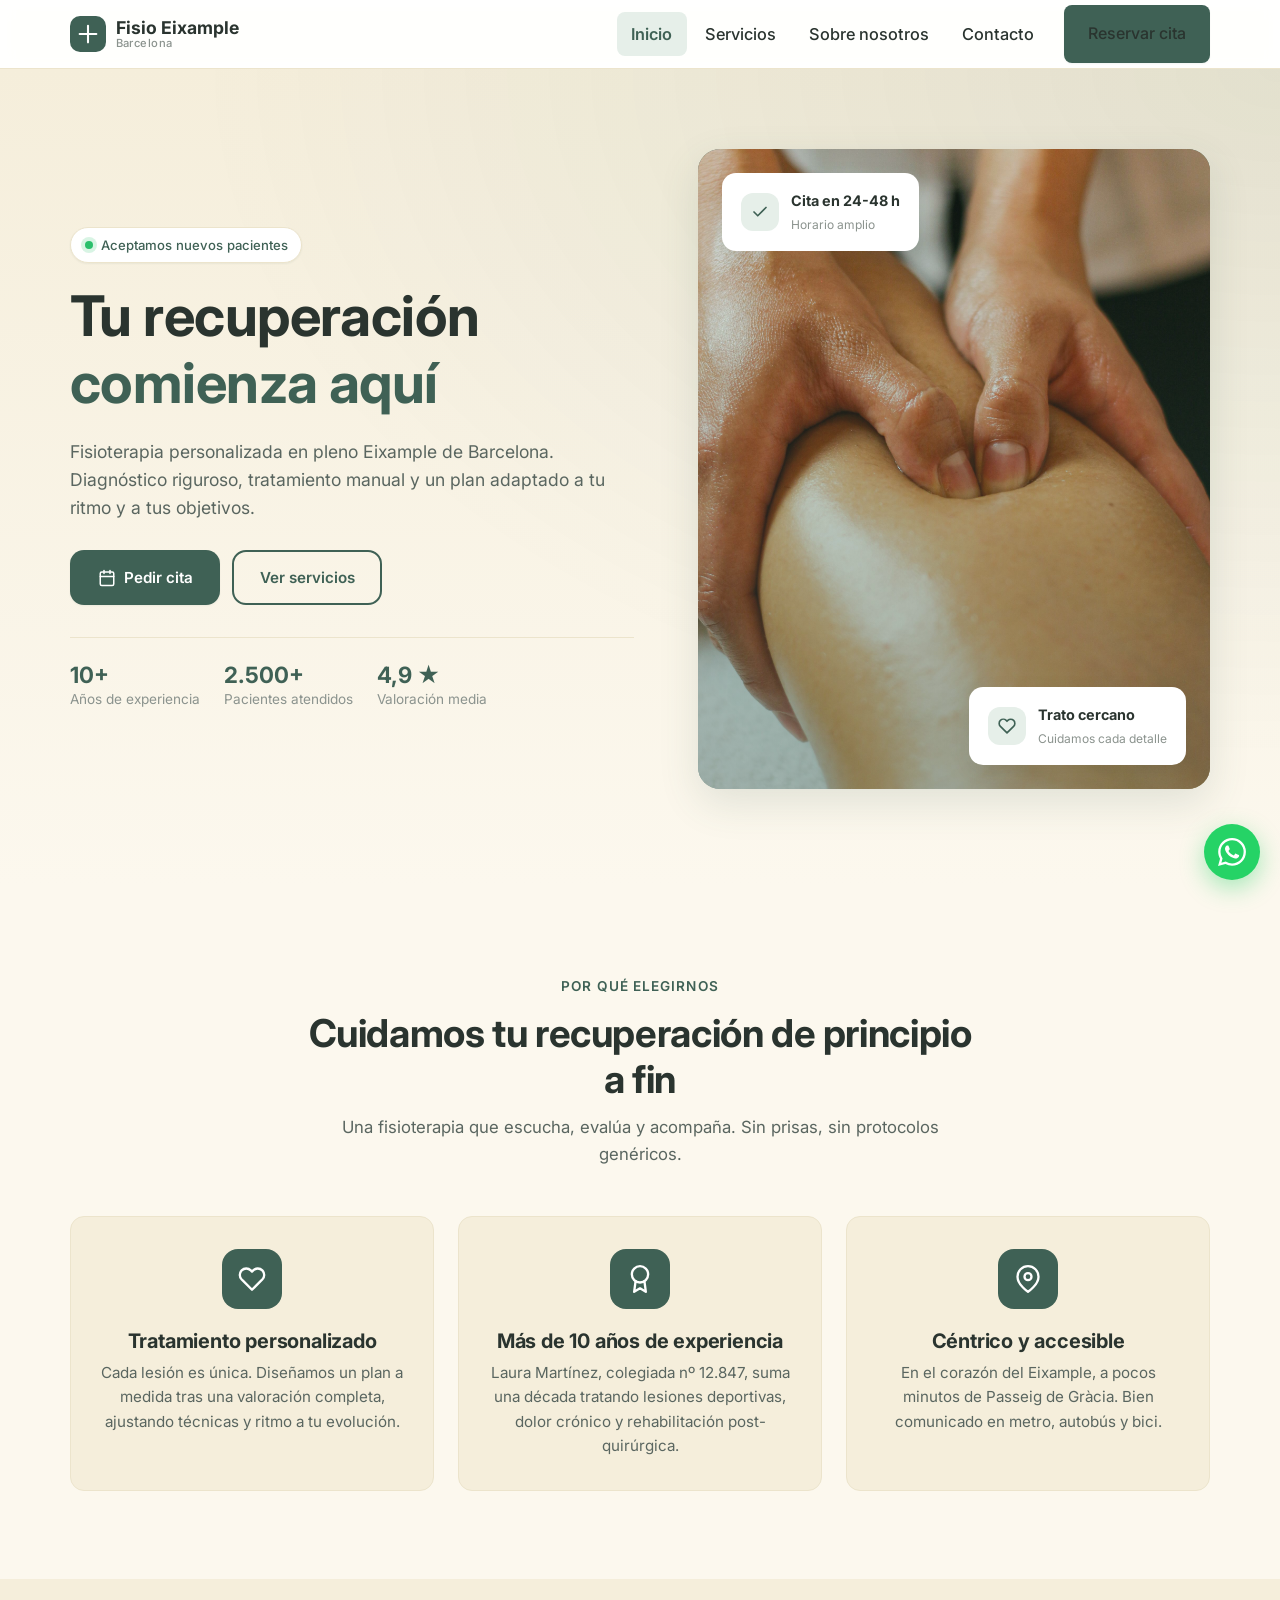
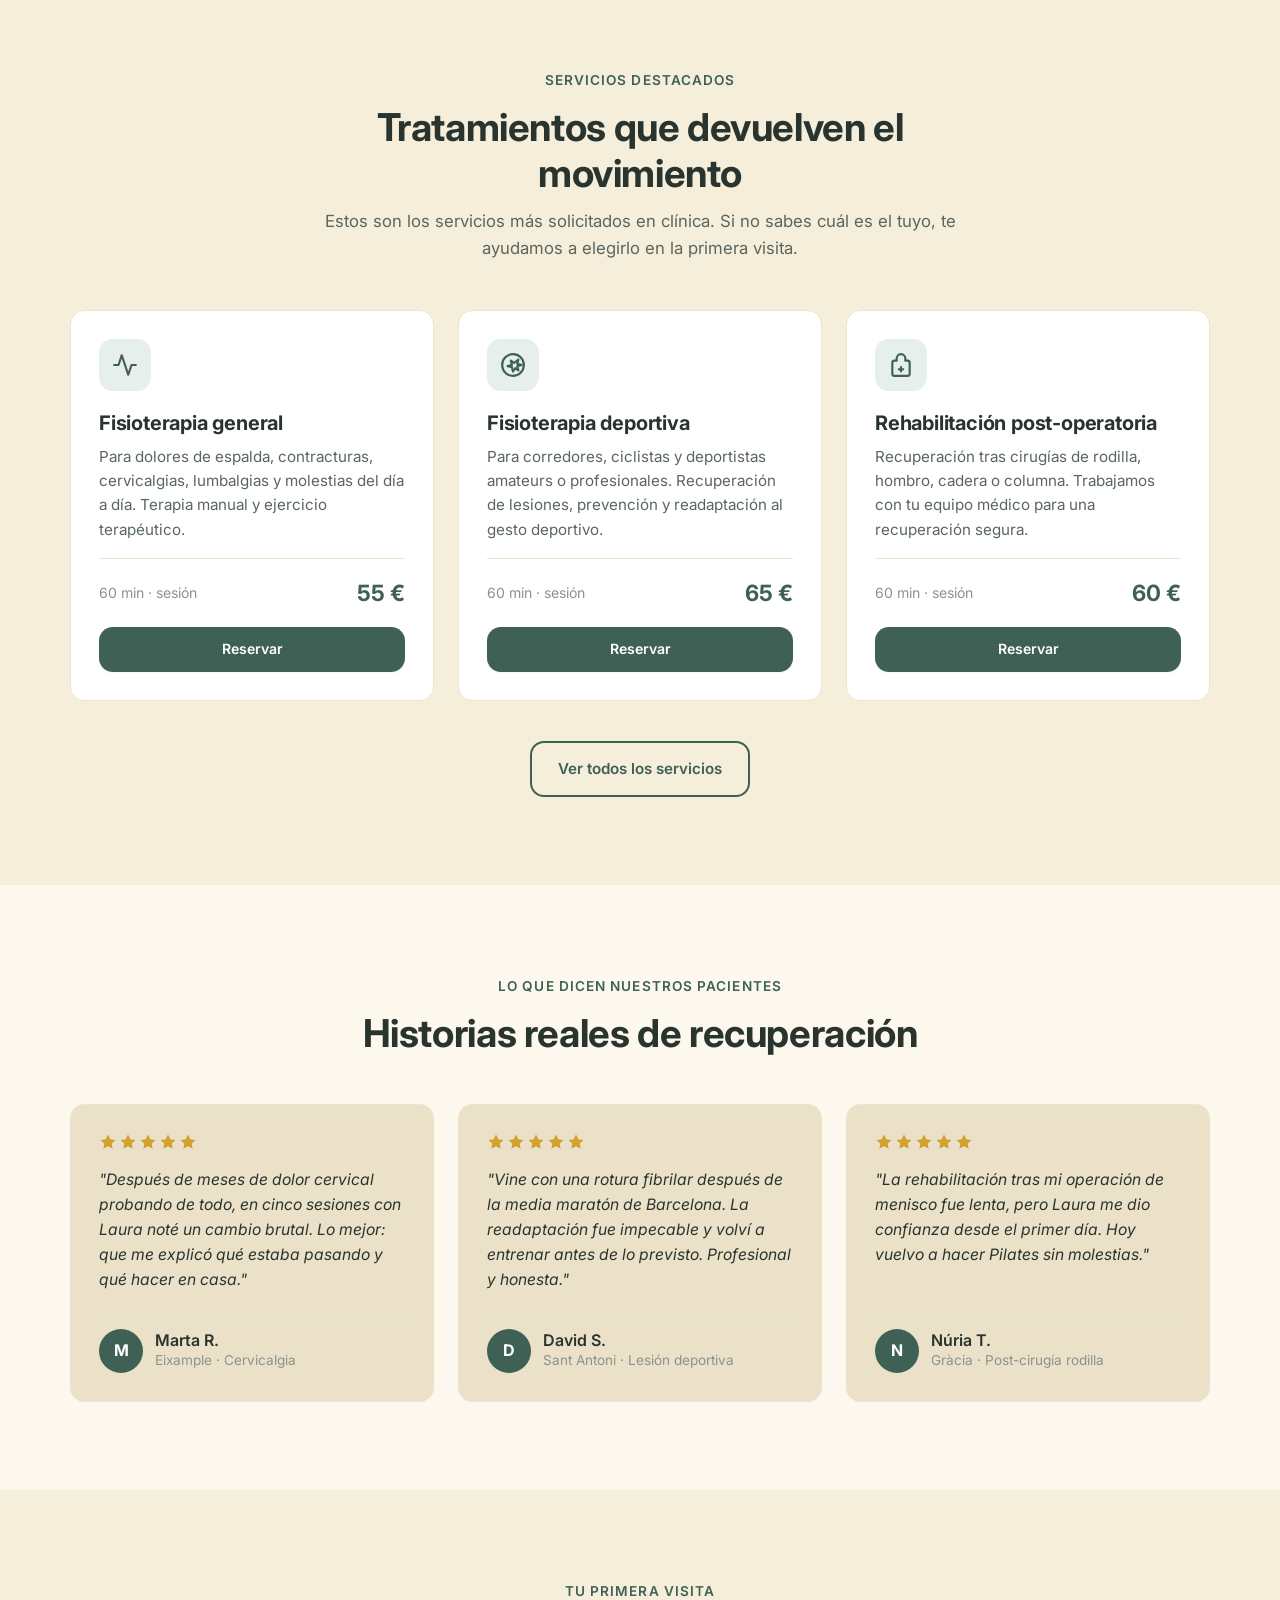
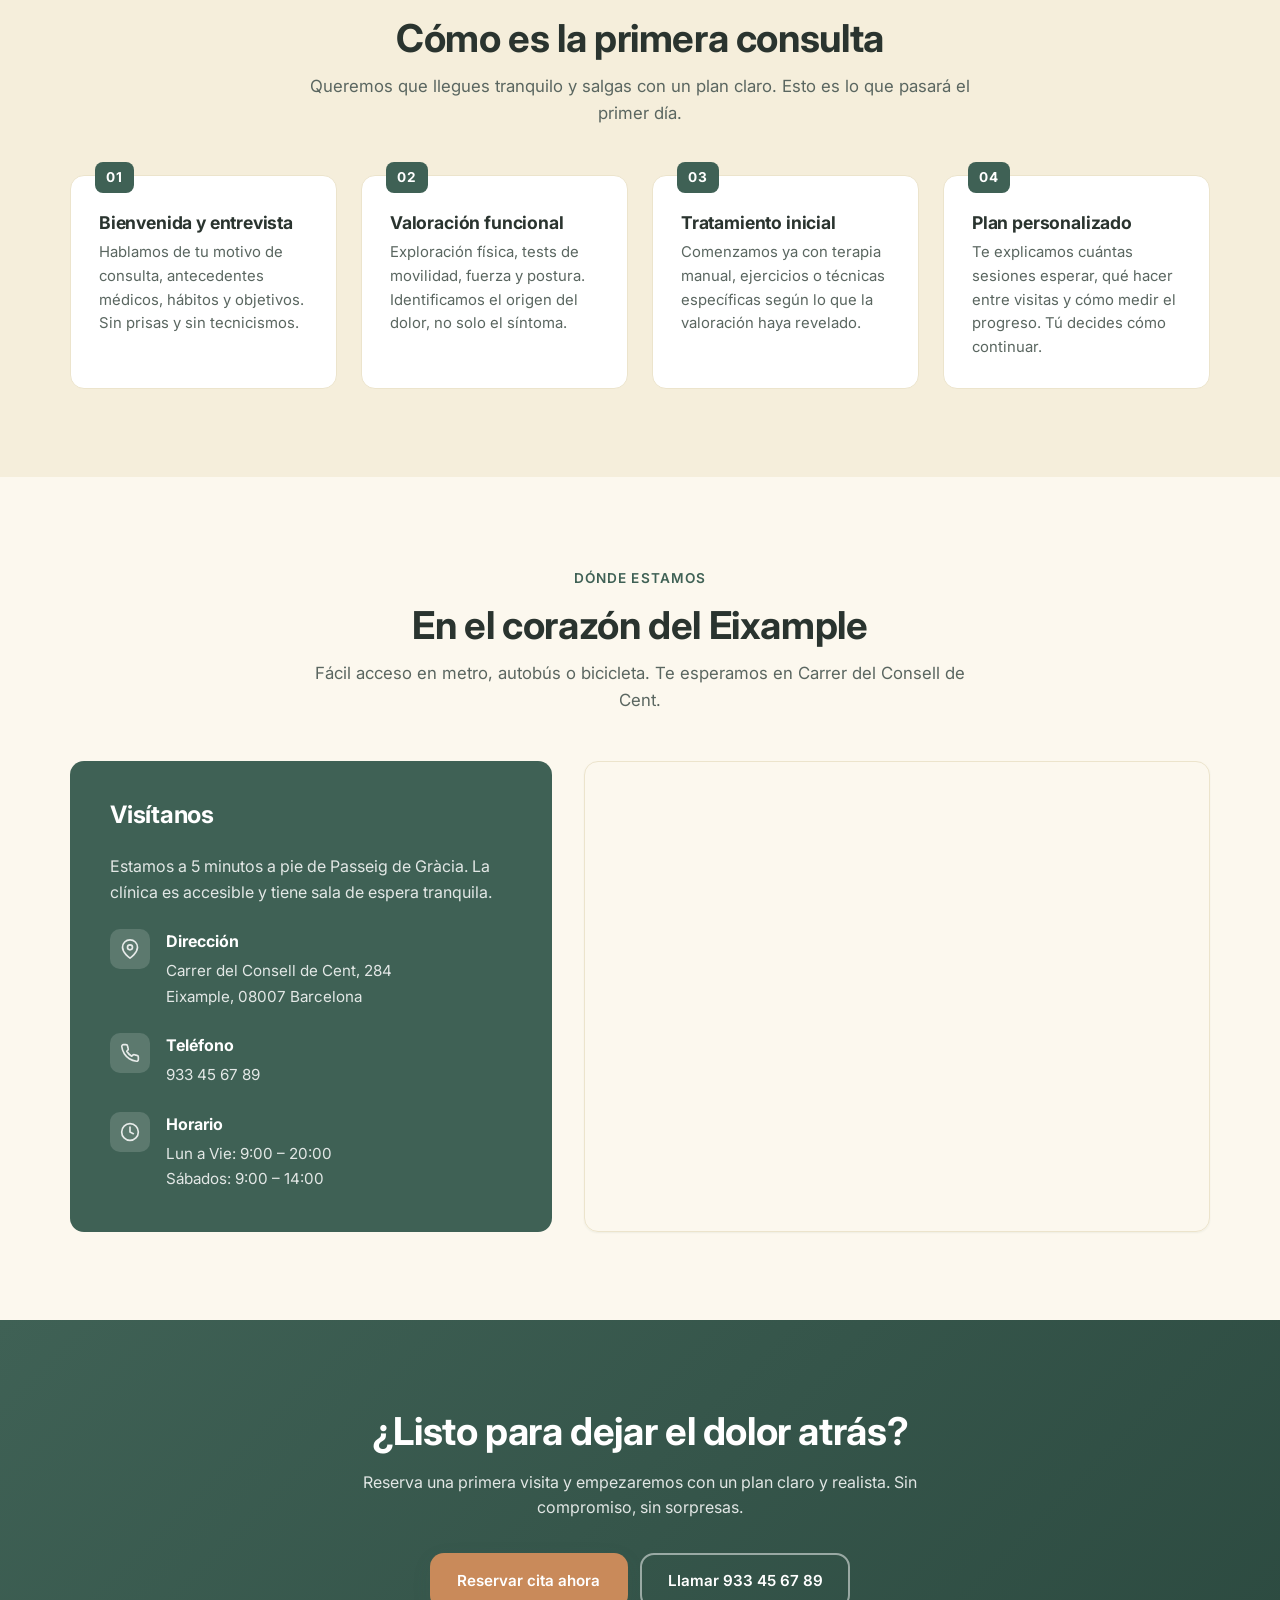
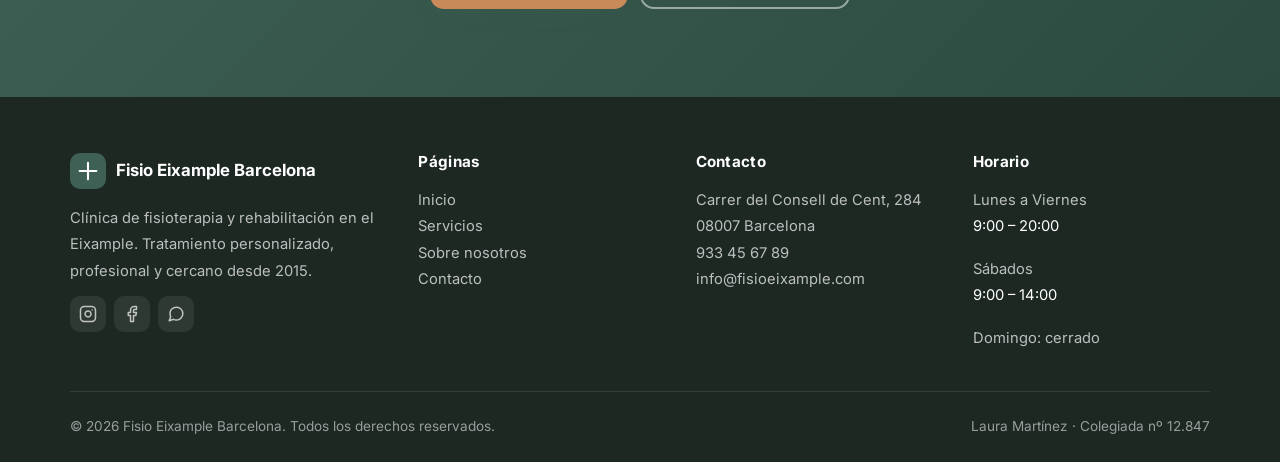
<file: index.html>
<!DOCTYPE html>
<html lang="es">
<head>
<meta charset="UTF-8" />
<meta name="viewport" content="width=device-width, initial-scale=1.0" />
<title>Fisio Eixample Barcelona — Fisioterapia y rehabilitación</title>
<meta name="description" content="Clínica de fisioterapia en el Eixample de Barcelona. Tratamiento personalizado, fisioterapia deportiva, osteopatía y rehabilitación. Pide cita con Laura Martínez, colegiada nº 12.847." />
<link rel="preconnect" href="https://fonts.googleapis.com" />
<link rel="preconnect" href="https://fonts.gstatic.com" crossorigin />
<link href="https://fonts.googleapis.com/css2?family=Inter:wght@400;500;600;700;800&display=swap" rel="stylesheet" />
<link rel="stylesheet" href="style.css" />
<link rel="icon" href="data:image/svg+xml,%3Csvg xmlns='http://www.w3.org/2000/svg' viewBox='0 0 100 100'%3E%3Crect width='100' height='100' rx='22' fill='%233f6155'/%3E%3Cpath d='M30 50 L45 50 L45 35 L55 35 L55 50 L70 50 L70 60 L55 60 L55 75 L45 75 L45 60 L30 60 Z' fill='white'/%3E%3C/svg%3E" />
</head>
<body>

<!-- ============ HEADER ============ -->
<header class="site-header">
  <div class="container nav">
    <a href="index.html" class="logo" aria-label="Inicio Fisio Eixample Barcelona">
      <span class="logo-mark" aria-hidden="true">
        <svg width="20" height="20" viewBox="0 0 24 24" fill="none" stroke="currentColor" stroke-width="2.5" stroke-linecap="round" stroke-linejoin="round"><path d="M12 2v20M2 12h20"/></svg>
      </span>
      <span class="logo-text">
        <strong>Fisio Eixample</strong>
        <small>Barcelona</small>
      </span>
    </a>

    <button class="nav-toggle" aria-expanded="false" aria-controls="primary-nav" aria-label="Abrir menú">
      <svg class="icon-open" width="24" height="24" viewBox="0 0 24 24" fill="none" stroke="currentColor" stroke-width="2" stroke-linecap="round"><line x1="3" y1="6" x2="21" y2="6"/><line x1="3" y1="12" x2="21" y2="12"/><line x1="3" y1="18" x2="21" y2="18"/></svg>
      <svg class="icon-close" width="24" height="24" viewBox="0 0 24 24" fill="none" stroke="currentColor" stroke-width="2" stroke-linecap="round"><line x1="18" y1="6" x2="6" y2="18"/><line x1="6" y1="6" x2="18" y2="18"/></svg>
    </button>

    <nav id="primary-nav" class="nav-menu" aria-label="Principal">
      <a href="index.html" class="active">Inicio</a>
      <a href="servicios.html">Servicios</a>
      <a href="sobre-nosotros.html">Sobre nosotros</a>
      <a href="contacto.html">Contacto</a>
      <a href="contacto.html#reservar" class="btn btn-primary btn-sm">Reservar cita</a>
    </nav>
  </div>
</header>

<!-- ============ HERO ============ -->
<section class="hero">
  <div class="container hero-grid">
    <div>
      <span class="hero-eyebrow">Aceptamos nuevos pacientes</span>
      <h1>Tu recuperación <span class="accent">comienza aquí</span></h1>
      <p class="hero-lead">Fisioterapia personalizada en pleno Eixample de Barcelona. Diagnóstico riguroso, tratamiento manual y un plan adaptado a tu ritmo y a tus objetivos.</p>
      <div class="hero-ctas">
        <a href="contacto.html#reservar" class="btn btn-primary">
          <svg width="18" height="18" viewBox="0 0 24 24" fill="none" stroke="currentColor" stroke-width="2" stroke-linecap="round" stroke-linejoin="round"><rect x="3" y="4" width="18" height="18" rx="2"/><line x1="16" y1="2" x2="16" y2="6"/><line x1="8" y1="2" x2="8" y2="6"/><line x1="3" y1="10" x2="21" y2="10"/></svg>
          Pedir cita
        </a>
        <a href="servicios.html" class="btn btn-outline">Ver servicios</a>
      </div>
      <div class="hero-trust">
        <div class="hero-trust-item">
          <strong>10+</strong>
          <span>Años de experiencia</span>
        </div>
        <div class="hero-trust-item">
          <strong>2.500+</strong>
          <span>Pacientes atendidos</span>
        </div>
        <div class="hero-trust-item">
          <strong>4,9 ★</strong>
          <span>Valoración media</span>
        </div>
      </div>
    </div>

    <div class="hero-visual">
      <img class="hero-photo"
           src="hero.jpg"
           alt="Manos de fisioterapeuta tratando la pierna de un paciente"
           loading="eager" />
      <div class="hero-visual-card top">
        <span class="dot">
          <svg width="18" height="18" viewBox="0 0 24 24" fill="none" stroke="currentColor" stroke-width="2.2" stroke-linecap="round" stroke-linejoin="round"><polyline points="20 6 9 17 4 12"/></svg>
        </span>
        <div>
          <strong>Cita en 24-48 h</strong>
          <small>Horario amplio</small>
        </div>
      </div>
      <div class="hero-visual-card bottom">
        <span class="dot">
          <svg width="18" height="18" viewBox="0 0 24 24" fill="none" stroke="currentColor" stroke-width="2.2" stroke-linecap="round" stroke-linejoin="round"><path d="M20.84 4.61a5.5 5.5 0 0 0-7.78 0L12 5.67l-1.06-1.06a5.5 5.5 0 0 0-7.78 7.78l1.06 1.06L12 21.23l7.78-7.78 1.06-1.06a5.5 5.5 0 0 0 0-7.78z"/></svg>
        </span>
        <div>
          <strong>Trato cercano</strong>
          <small>Cuidamos cada detalle</small>
        </div>
      </div>
    </div>
  </div>
</section>

<!-- ============ FEATURES ============ -->
<section class="features">
  <div class="container">
    <div class="section-header">
      <span class="eyebrow">Por qué elegirnos</span>
      <h2>Cuidamos tu recuperación de principio a fin</h2>
      <p>Una fisioterapia que escucha, evalúa y acompaña. Sin prisas, sin protocolos genéricos.</p>
    </div>
    <div class="features-grid">

      <div class="feature-card reveal">
        <div class="feature-icon" aria-hidden="true">
          <svg width="28" height="28" viewBox="0 0 24 24" fill="none" stroke="currentColor" stroke-width="2" stroke-linecap="round" stroke-linejoin="round"><path d="M20.84 4.61a5.5 5.5 0 0 0-7.78 0L12 5.67l-1.06-1.06a5.5 5.5 0 0 0-7.78 7.78l1.06 1.06L12 21.23l7.78-7.78 1.06-1.06a5.5 5.5 0 0 0 0-7.78z"/></svg>
        </div>
        <h3>Tratamiento personalizado</h3>
        <p>Cada lesión es única. Diseñamos un plan a medida tras una valoración completa, ajustando técnicas y ritmo a tu evolución.</p>
      </div>

      <div class="feature-card reveal">
        <div class="feature-icon" aria-hidden="true">
          <svg width="28" height="28" viewBox="0 0 24 24" fill="none" stroke="currentColor" stroke-width="2" stroke-linecap="round" stroke-linejoin="round"><circle cx="12" cy="8" r="7"/><polyline points="8.21 13.89 7 23 12 20 17 23 15.79 13.88"/></svg>
        </div>
        <h3>Más de 10 años de experiencia</h3>
        <p>Laura Martínez, colegiada nº 12.847, suma una década tratando lesiones deportivas, dolor crónico y rehabilitación post-quirúrgica.</p>
      </div>

      <div class="feature-card reveal">
        <div class="feature-icon" aria-hidden="true">
          <svg width="28" height="28" viewBox="0 0 24 24" fill="none" stroke="currentColor" stroke-width="2" stroke-linecap="round" stroke-linejoin="round"><path d="M21 10c0 7-9 13-9 13s-9-6-9-13a9 9 0 0 1 18 0z"/><circle cx="12" cy="10" r="3"/></svg>
        </div>
        <h3>Céntrico y accesible</h3>
        <p>En el corazón del Eixample, a pocos minutos de Passeig de Gràcia. Bien comunicado en metro, autobús y bici.</p>
      </div>

    </div>
  </div>
</section>

<!-- ============ SERVICES ============ -->
<section class="services">
  <div class="container">
    <div class="section-header">
      <span class="eyebrow">Servicios destacados</span>
      <h2>Tratamientos que devuelven el movimiento</h2>
      <p>Estos son los servicios más solicitados en clínica. Si no sabes cuál es el tuyo, te ayudamos a elegirlo en la primera visita.</p>
    </div>
    <div class="services-grid three">

      <article class="service-card reveal">
        <div class="service-icon" aria-hidden="true">
          <svg width="26" height="26" viewBox="0 0 24 24" fill="none" stroke="currentColor" stroke-width="2" stroke-linecap="round" stroke-linejoin="round"><path d="M22 12h-4l-3 9L9 3l-3 9H2"/></svg>
        </div>
        <h3>Fisioterapia general</h3>
        <p>Para dolores de espalda, contracturas, cervicalgias, lumbalgias y molestias del día a día. Terapia manual y ejercicio terapéutico.</p>
        <div class="service-meta">
          <span class="duration">60 min · sesión</span>
          <span class="service-price">55 €</span>
        </div>
        <a href="contacto.html#reservar" class="btn btn-primary btn-sm">Reservar</a>
      </article>

      <article class="service-card reveal">
        <div class="service-icon" aria-hidden="true">
          <svg width="26" height="26" viewBox="0 0 24 24" fill="none" stroke="currentColor" stroke-width="2" stroke-linecap="round" stroke-linejoin="round"><circle cx="12" cy="12" r="10"/><path d="M14 9.3 17 7l-1 4 4 1-4 1 1 4-3-2-2 3-1-4-4-1 4-1-1-4 3 2"/></svg>
        </div>
        <h3>Fisioterapia deportiva</h3>
        <p>Para corredores, ciclistas y deportistas amateurs o profesionales. Recuperación de lesiones, prevención y readaptación al gesto deportivo.</p>
        <div class="service-meta">
          <span class="duration">60 min · sesión</span>
          <span class="service-price">65 €</span>
        </div>
        <a href="contacto.html#reservar" class="btn btn-primary btn-sm">Reservar</a>
      </article>

      <article class="service-card reveal">
        <div class="service-icon" aria-hidden="true">
          <svg width="26" height="26" viewBox="0 0 24 24" fill="none" stroke="currentColor" stroke-width="2" stroke-linecap="round" stroke-linejoin="round"><path d="M12 2a4 4 0 0 0-4 4v2H6a2 2 0 0 0-2 2v10a2 2 0 0 0 2 2h12a2 2 0 0 0 2-2V10a2 2 0 0 0-2-2h-2V6a4 4 0 0 0-4-4z"/><path d="M12 14v4M10 16h4"/></svg>
        </div>
        <h3>Rehabilitación post-operatoria</h3>
        <p>Recuperación tras cirugías de rodilla, hombro, cadera o columna. Trabajamos con tu equipo médico para una recuperación segura.</p>
        <div class="service-meta">
          <span class="duration">60 min · sesión</span>
          <span class="service-price">60 €</span>
        </div>
        <a href="contacto.html#reservar" class="btn btn-primary btn-sm">Reservar</a>
      </article>

    </div>
    <div class="section-cta">
      <a href="servicios.html" class="btn btn-outline">Ver todos los servicios</a>
    </div>
  </div>
</section>

<!-- ============ TESTIMONIALS ============ -->
<section class="testimonials">
  <div class="container">
    <div class="section-header">
      <span class="eyebrow">Lo que dicen nuestros pacientes</span>
      <h2>Historias reales de recuperación</h2>
    </div>
    <div class="testimonials-grid">

      <article class="testimonial-card reveal">
        <div class="stars" aria-label="5 sobre 5 estrellas">
          <svg width="18" height="18" viewBox="0 0 24 24" fill="currentColor"><polygon points="12 2 15.09 8.26 22 9.27 17 14.14 18.18 21.02 12 17.77 5.82 21.02 7 14.14 2 9.27 8.91 8.26 12 2"/></svg>
          <svg width="18" height="18" viewBox="0 0 24 24" fill="currentColor"><polygon points="12 2 15.09 8.26 22 9.27 17 14.14 18.18 21.02 12 17.77 5.82 21.02 7 14.14 2 9.27 8.91 8.26 12 2"/></svg>
          <svg width="18" height="18" viewBox="0 0 24 24" fill="currentColor"><polygon points="12 2 15.09 8.26 22 9.27 17 14.14 18.18 21.02 12 17.77 5.82 21.02 7 14.14 2 9.27 8.91 8.26 12 2"/></svg>
          <svg width="18" height="18" viewBox="0 0 24 24" fill="currentColor"><polygon points="12 2 15.09 8.26 22 9.27 17 14.14 18.18 21.02 12 17.77 5.82 21.02 7 14.14 2 9.27 8.91 8.26 12 2"/></svg>
          <svg width="18" height="18" viewBox="0 0 24 24" fill="currentColor"><polygon points="12 2 15.09 8.26 22 9.27 17 14.14 18.18 21.02 12 17.77 5.82 21.02 7 14.14 2 9.27 8.91 8.26 12 2"/></svg>
        </div>
        <p class="testimonial-text">"Después de meses de dolor cervical probando de todo, en cinco sesiones con Laura noté un cambio brutal. Lo mejor: que me explicó qué estaba pasando y qué hacer en casa."</p>
        <div class="testimonial-author">
          <div class="author-avatar" aria-hidden="true">M</div>
          <div>
            <div class="author-name">Marta R.</div>
            <div class="author-meta">Eixample · Cervicalgia</div>
          </div>
        </div>
      </article>

      <article class="testimonial-card reveal">
        <div class="stars" aria-label="5 sobre 5 estrellas">
          <svg width="18" height="18" viewBox="0 0 24 24" fill="currentColor"><polygon points="12 2 15.09 8.26 22 9.27 17 14.14 18.18 21.02 12 17.77 5.82 21.02 7 14.14 2 9.27 8.91 8.26 12 2"/></svg>
          <svg width="18" height="18" viewBox="0 0 24 24" fill="currentColor"><polygon points="12 2 15.09 8.26 22 9.27 17 14.14 18.18 21.02 12 17.77 5.82 21.02 7 14.14 2 9.27 8.91 8.26 12 2"/></svg>
          <svg width="18" height="18" viewBox="0 0 24 24" fill="currentColor"><polygon points="12 2 15.09 8.26 22 9.27 17 14.14 18.18 21.02 12 17.77 5.82 21.02 7 14.14 2 9.27 8.91 8.26 12 2"/></svg>
          <svg width="18" height="18" viewBox="0 0 24 24" fill="currentColor"><polygon points="12 2 15.09 8.26 22 9.27 17 14.14 18.18 21.02 12 17.77 5.82 21.02 7 14.14 2 9.27 8.91 8.26 12 2"/></svg>
          <svg width="18" height="18" viewBox="0 0 24 24" fill="currentColor"><polygon points="12 2 15.09 8.26 22 9.27 17 14.14 18.18 21.02 12 17.77 5.82 21.02 7 14.14 2 9.27 8.91 8.26 12 2"/></svg>
        </div>
        <p class="testimonial-text">"Vine con una rotura fibrilar después de la media maratón de Barcelona. La readaptación fue impecable y volví a entrenar antes de lo previsto. Profesional y honesta."</p>
        <div class="testimonial-author">
          <div class="author-avatar" aria-hidden="true">D</div>
          <div>
            <div class="author-name">David S.</div>
            <div class="author-meta">Sant Antoni · Lesión deportiva</div>
          </div>
        </div>
      </article>

      <article class="testimonial-card reveal">
        <div class="stars" aria-label="5 sobre 5 estrellas">
          <svg width="18" height="18" viewBox="0 0 24 24" fill="currentColor"><polygon points="12 2 15.09 8.26 22 9.27 17 14.14 18.18 21.02 12 17.77 5.82 21.02 7 14.14 2 9.27 8.91 8.26 12 2"/></svg>
          <svg width="18" height="18" viewBox="0 0 24 24" fill="currentColor"><polygon points="12 2 15.09 8.26 22 9.27 17 14.14 18.18 21.02 12 17.77 5.82 21.02 7 14.14 2 9.27 8.91 8.26 12 2"/></svg>
          <svg width="18" height="18" viewBox="0 0 24 24" fill="currentColor"><polygon points="12 2 15.09 8.26 22 9.27 17 14.14 18.18 21.02 12 17.77 5.82 21.02 7 14.14 2 9.27 8.91 8.26 12 2"/></svg>
          <svg width="18" height="18" viewBox="0 0 24 24" fill="currentColor"><polygon points="12 2 15.09 8.26 22 9.27 17 14.14 18.18 21.02 12 17.77 5.82 21.02 7 14.14 2 9.27 8.91 8.26 12 2"/></svg>
          <svg width="18" height="18" viewBox="0 0 24 24" fill="currentColor"><polygon points="12 2 15.09 8.26 22 9.27 17 14.14 18.18 21.02 12 17.77 5.82 21.02 7 14.14 2 9.27 8.91 8.26 12 2"/></svg>
        </div>
        <p class="testimonial-text">"La rehabilitación tras mi operación de menisco fue lenta, pero Laura me dio confianza desde el primer día. Hoy vuelvo a hacer Pilates sin molestias."</p>
        <div class="testimonial-author">
          <div class="author-avatar" aria-hidden="true">N</div>
          <div>
            <div class="author-name">Núria T.</div>
            <div class="author-meta">Gràcia · Post-cirugía rodilla</div>
          </div>
        </div>
      </article>

    </div>
  </div>
</section>

<!-- ============ FIRST VISIT ============ -->
<section class="first-visit" id="primera-visita">
  <div class="container">
    <div class="section-header">
      <span class="eyebrow">Tu primera visita</span>
      <h2>Cómo es la primera consulta</h2>
      <p>Queremos que llegues tranquilo y salgas con un plan claro. Esto es lo que pasará el primer día.</p>
    </div>
    <div class="steps">

      <div class="step reveal">
        <h3>Bienvenida y entrevista</h3>
        <p>Hablamos de tu motivo de consulta, antecedentes médicos, hábitos y objetivos. Sin prisas y sin tecnicismos.</p>
      </div>

      <div class="step reveal">
        <h3>Valoración funcional</h3>
        <p>Exploración física, tests de movilidad, fuerza y postura. Identificamos el origen del dolor, no solo el síntoma.</p>
      </div>

      <div class="step reveal">
        <h3>Tratamiento inicial</h3>
        <p>Comenzamos ya con terapia manual, ejercicios o técnicas específicas según lo que la valoración haya revelado.</p>
      </div>

      <div class="step reveal">
        <h3>Plan personalizado</h3>
        <p>Te explicamos cuántas sesiones esperar, qué hacer entre visitas y cómo medir el progreso. Tú decides cómo continuar.</p>
      </div>

    </div>
  </div>
</section>

<!-- ============ LOCATION ============ -->
<section class="location" id="ubicacion">
  <div class="container">
    <div class="section-header">
      <span class="eyebrow">Dónde estamos</span>
      <h2>En el corazón del Eixample</h2>
      <p>Fácil acceso en metro, autobús o bicicleta. Te esperamos en Carrer del Consell de Cent.</p>
    </div>
    <div class="location-grid">
      <div class="location-info">
        <h2 style="font-size:1.5rem">Visítanos</h2>
        <p>Estamos a 5 minutos a pie de Passeig de Gràcia. La clínica es accesible y tiene sala de espera tranquila.</p>

        <div class="location-detail">
          <span class="ic" aria-hidden="true">
            <svg width="20" height="20" viewBox="0 0 24 24" fill="none" stroke="currentColor" stroke-width="2" stroke-linecap="round" stroke-linejoin="round"><path d="M21 10c0 7-9 13-9 13s-9-6-9-13a9 9 0 0 1 18 0z"/><circle cx="12" cy="10" r="3"/></svg>
          </span>
          <div>
            <strong>Dirección</strong>
            <span>Carrer del Consell de Cent, 284<br>Eixample, 08007 Barcelona</span>
          </div>
        </div>

        <div class="location-detail">
          <span class="ic" aria-hidden="true">
            <svg width="20" height="20" viewBox="0 0 24 24" fill="none" stroke="currentColor" stroke-width="2" stroke-linecap="round" stroke-linejoin="round"><path d="M22 16.92v3a2 2 0 0 1-2.18 2 19.79 19.79 0 0 1-8.63-3.07 19.5 19.5 0 0 1-6-6 19.79 19.79 0 0 1-3.07-8.67A2 2 0 0 1 4.11 2h3a2 2 0 0 1 2 1.72 12.84 12.84 0 0 0 .7 2.81 2 2 0 0 1-.45 2.11L8.09 9.91a16 16 0 0 0 6 6l1.27-1.27a2 2 0 0 1 2.11-.45 12.84 12.84 0 0 0 2.81.7A2 2 0 0 1 22 16.92z"/></svg>
          </span>
          <div>
            <strong>Teléfono</strong>
            <a href="tel:+34933456789">933 45 67 89</a>
          </div>
        </div>

        <div class="location-detail">
          <span class="ic" aria-hidden="true">
            <svg width="20" height="20" viewBox="0 0 24 24" fill="none" stroke="currentColor" stroke-width="2" stroke-linecap="round" stroke-linejoin="round"><circle cx="12" cy="12" r="10"/><polyline points="12 6 12 12 16 14"/></svg>
          </span>
          <div>
            <strong>Horario</strong>
            <span>Lun a Vie: 9:00 – 20:00<br>Sábados: 9:00 – 14:00</span>
          </div>
        </div>
      </div>

      <div class="map-wrap">
        <iframe
          src="https://www.google.com/maps?q=Carrer%20del%20Consell%20de%20Cent%2C%20284%2C%20Eixample%2C%20Barcelona&output=embed"
          loading="lazy"
          referrerpolicy="no-referrer-when-downgrade"
          title="Mapa: Carrer del Consell de Cent, 284, Barcelona"
          allowfullscreen></iframe>
      </div>
    </div>
  </div>
</section>

<!-- ============ CTA BANNER ============ -->
<section class="cta-banner">
  <div class="container">
    <h2>¿Listo para dejar el dolor atrás?</h2>
    <p>Reserva una primera visita y empezaremos con un plan claro y realista. Sin compromiso, sin sorpresas.</p>
    <div class="ctas">
      <a href="contacto.html#reservar" class="btn btn-accent">Reservar cita ahora</a>
      <a href="tel:+34933456789" class="btn btn-outline">Llamar 933 45 67 89</a>
    </div>
  </div>
</section>

<!-- ============ FOOTER ============ -->
<footer class="site-footer">
  <div class="container">
    <div class="footer-grid">
      <div class="footer-col">
        <div class="footer-brand">
          <span class="logo-mark" aria-hidden="true">
            <svg width="20" height="20" viewBox="0 0 24 24" fill="none" stroke="currentColor" stroke-width="2.5" stroke-linecap="round"><path d="M12 2v20M2 12h20"/></svg>
          </span>
          <strong>Fisio Eixample Barcelona</strong>
        </div>
        <p>Clínica de fisioterapia y rehabilitación en el Eixample. Tratamiento personalizado, profesional y cercano desde 2015.</p>
        <div class="socials">
          <a href="#" aria-label="Instagram">
            <svg width="18" height="18" viewBox="0 0 24 24" fill="none" stroke="currentColor" stroke-width="2" stroke-linecap="round" stroke-linejoin="round"><rect x="2" y="2" width="20" height="20" rx="5" ry="5"/><path d="M16 11.37A4 4 0 1 1 12.63 8 4 4 0 0 1 16 11.37z"/><line x1="17.5" y1="6.5" x2="17.51" y2="6.5"/></svg>
          </a>
          <a href="#" aria-label="Facebook">
            <svg width="18" height="18" viewBox="0 0 24 24" fill="none" stroke="currentColor" stroke-width="2" stroke-linecap="round" stroke-linejoin="round"><path d="M18 2h-3a5 5 0 0 0-5 5v3H7v4h3v8h4v-8h3l1-4h-4V7a1 1 0 0 1 1-1h3z"/></svg>
          </a>
          <a href="#" aria-label="WhatsApp">
            <svg width="18" height="18" viewBox="0 0 24 24" fill="none" stroke="currentColor" stroke-width="2" stroke-linecap="round" stroke-linejoin="round"><path d="M21 11.5a8.38 8.38 0 0 1-.9 3.8 8.5 8.5 0 0 1-7.6 4.7 8.38 8.38 0 0 1-3.8-.9L3 21l1.9-5.7a8.38 8.38 0 0 1-.9-3.8 8.5 8.5 0 0 1 4.7-7.6 8.38 8.38 0 0 1 3.8-.9h.5a8.48 8.48 0 0 1 8 8v.5z"/></svg>
          </a>
        </div>
      </div>

      <div class="footer-col">
        <h4>Páginas</h4>
        <ul>
          <li><a href="index.html">Inicio</a></li>
          <li><a href="servicios.html">Servicios</a></li>
          <li><a href="sobre-nosotros.html">Sobre nosotros</a></li>
          <li><a href="contacto.html">Contacto</a></li>
        </ul>
      </div>

      <div class="footer-col">
        <h4>Contacto</h4>
        <ul>
          <li>Carrer del Consell de Cent, 284</li>
          <li>08007 Barcelona</li>
          <li><a href="tel:+34933456789">933 45 67 89</a></li>
          <li><a href="mailto:info@fisioeixample.com">info@fisioeixample.com</a></li>
        </ul>
      </div>

      <div class="footer-col">
        <h4>Horario</h4>
        <ul>
          <li>Lunes a Viernes</li>
          <li style="color:#fff;">9:00 – 20:00</li>
          <li class="mt-2">Sábados</li>
          <li style="color:#fff;">9:00 – 14:00</li>
          <li class="mt-2">Domingo: cerrado</li>
        </ul>
      </div>
    </div>

    <div class="footer-bottom">
      <span>© 2026 Fisio Eixample Barcelona. Todos los derechos reservados.</span>
      <span>Laura Martínez · Colegiada nº 12.847</span>
    </div>
  </div>
</footer>

<!-- ============ FAB WhatsApp ============ -->
<a class="fab-whatsapp" href="https://wa.me/34612345678" target="_blank" rel="noopener" aria-label="Contactar por WhatsApp">
  <svg width="28" height="28" viewBox="0 0 24 24" fill="currentColor"><path d="M17.472 14.382c-.297-.149-1.758-.867-2.03-.967-.273-.099-.471-.148-.67.15-.197.297-.767.966-.94 1.164-.173.199-.347.223-.644.075-.297-.15-1.255-.463-2.39-1.475-.883-.788-1.48-1.761-1.653-2.059-.173-.297-.018-.458.13-.606.134-.133.298-.347.446-.52.149-.174.198-.298.298-.497.099-.198.05-.371-.025-.52-.075-.149-.669-1.612-.916-2.207-.242-.579-.487-.5-.669-.51-.173-.008-.371-.01-.57-.01-.198 0-.52.074-.792.372-.272.297-1.04 1.016-1.04 2.479 0 1.462 1.065 2.875 1.213 3.074.149.198 2.096 3.2 5.077 4.487.709.306 1.262.489 1.694.625.712.227 1.36.195 1.871.118.571-.085 1.758-.719 2.006-1.413.248-.694.248-1.289.173-1.413-.074-.124-.272-.198-.57-.347m-5.421 7.403h-.004a9.87 9.87 0 0 1-5.031-1.378l-.361-.214-3.741.982.998-3.648-.235-.374a9.86 9.86 0 0 1-1.51-5.26c.001-5.45 4.436-9.884 9.888-9.884 2.64 0 5.122 1.03 6.988 2.898a9.825 9.825 0 0 1 2.893 6.994c-.003 5.45-4.437 9.884-9.885 9.884m8.413-18.297A11.815 11.815 0 0 0 12.05 0C5.495 0 .16 5.335.157 11.892c0 2.096.547 4.142 1.588 5.945L.057 24l6.305-1.654a11.882 11.882 0 0 0 5.683 1.448h.005c6.554 0 11.89-5.335 11.893-11.893a11.821 11.821 0 0 0-3.48-8.413"/></svg>
</a>

<script>
  // Mobile nav toggle (+ body scroll lock)
  const toggle = document.querySelector('.nav-toggle');
  const menu = document.getElementById('primary-nav');
  const closeMenu = () => {
    menu.classList.remove('is-open');
    document.body.classList.remove('menu-open');
    toggle.setAttribute('aria-expanded', 'false');
    toggle.setAttribute('aria-label', 'Abrir menú');
  };
  if (toggle && menu) {
    toggle.addEventListener('click', () => {
      const open = menu.classList.toggle('is-open');
      document.body.classList.toggle('menu-open', open);
      toggle.setAttribute('aria-expanded', String(open));
      toggle.setAttribute('aria-label', open ? 'Cerrar menú' : 'Abrir menú');
    });
    menu.querySelectorAll('a').forEach(a => a.addEventListener('click', () => {
      if (window.innerWidth < 900) closeMenu();
    }));
    window.addEventListener('resize', () => {
      if (window.innerWidth >= 900) closeMenu();
    });
  }

  // Reveal on scroll
  const reveals = document.querySelectorAll('.reveal');
  if ('IntersectionObserver' in window && reveals.length) {
    const io = new IntersectionObserver((entries) => {
      entries.forEach(e => {
        if (e.isIntersecting) {
          e.target.classList.add('is-visible');
          io.unobserve(e.target);
        }
      });
    }, { threshold: 0.12 });
    reveals.forEach(el => io.observe(el));
  } else {
    reveals.forEach(el => el.classList.add('is-visible'));
  }
</script>

</body>
</html>
</file>
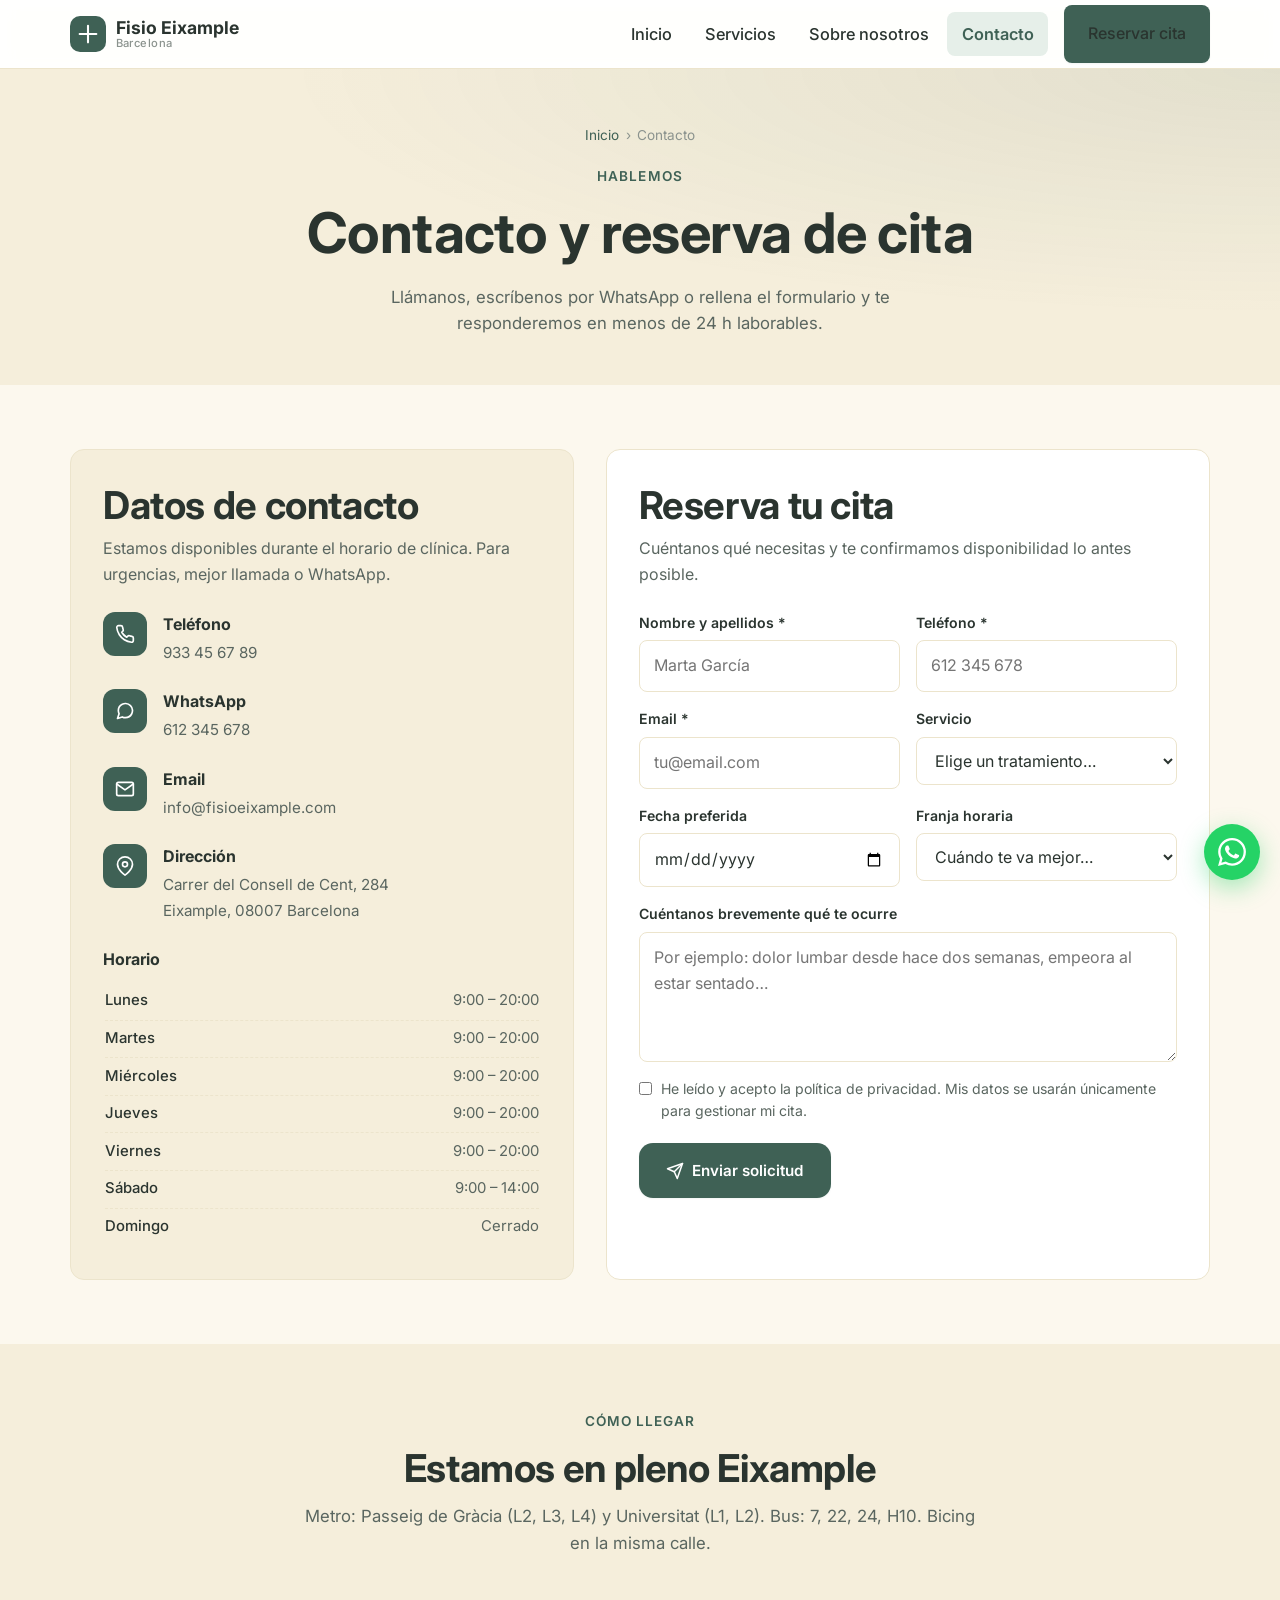
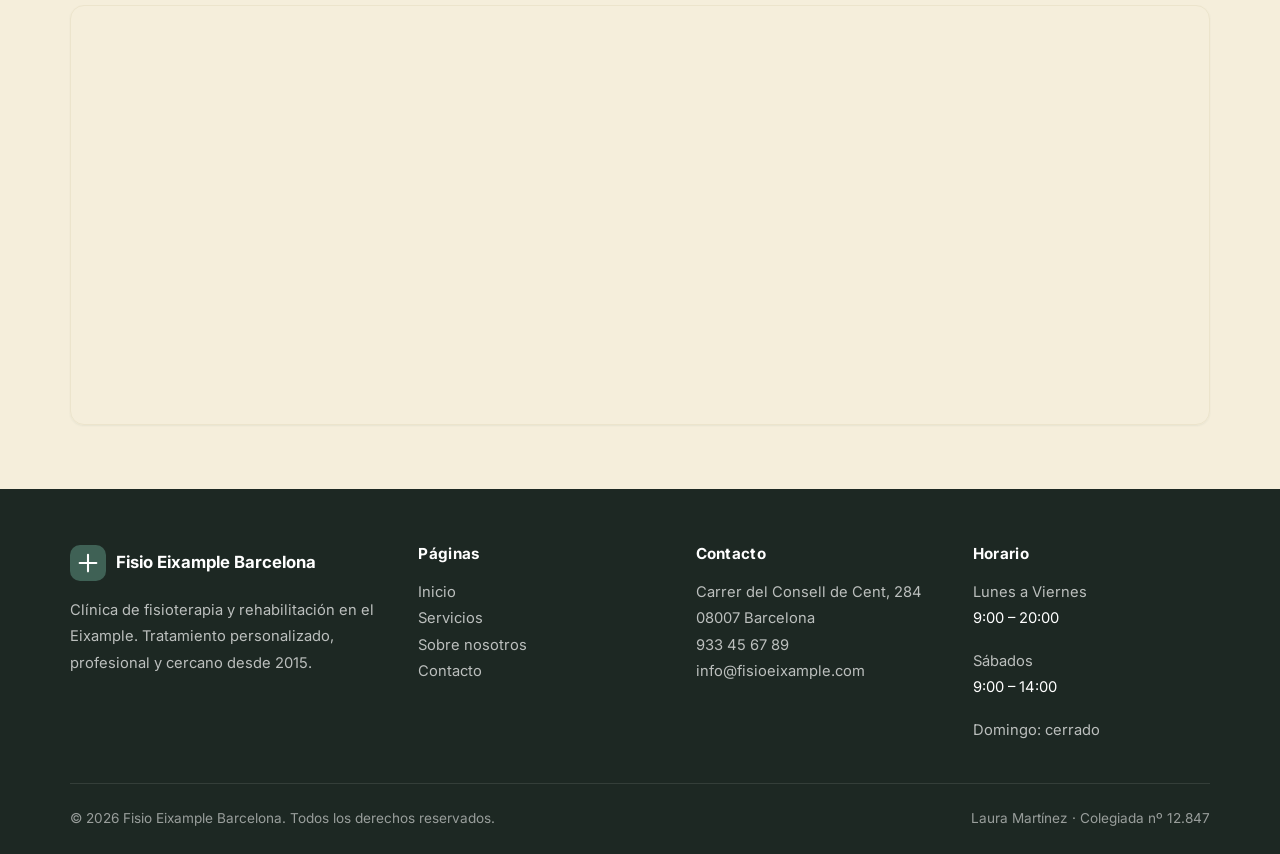
<file: contacto.html>
<!DOCTYPE html>
<html lang="es">
<head>
<meta charset="UTF-8" />
<meta name="viewport" content="width=device-width, initial-scale=1.0" />
<title>Contacto y reservas — Fisio Eixample Barcelona</title>
<meta name="description" content="Contacta con Fisio Eixample Barcelona: teléfono, WhatsApp, email y formulario de reserva. Carrer del Consell de Cent, 284, Eixample, Barcelona." />
<link rel="preconnect" href="https://fonts.googleapis.com" />
<link rel="preconnect" href="https://fonts.gstatic.com" crossorigin />
<link href="https://fonts.googleapis.com/css2?family=Inter:wght@400;500;600;700;800&display=swap" rel="stylesheet" />
<link rel="stylesheet" href="style.css" />
<link rel="icon" href="data:image/svg+xml,%3Csvg xmlns='http://www.w3.org/2000/svg' viewBox='0 0 100 100'%3E%3Crect width='100' height='100' rx='22' fill='%233f6155'/%3E%3Cpath d='M30 50 L45 50 L45 35 L55 35 L55 50 L70 50 L70 60 L55 60 L55 75 L45 75 L45 60 L30 60 Z' fill='white'/%3E%3C/svg%3E" />
</head>
<body>

<header class="site-header">
  <div class="container nav">
    <a href="index.html" class="logo">
      <span class="logo-mark" aria-hidden="true">
        <svg width="20" height="20" viewBox="0 0 24 24" fill="none" stroke="currentColor" stroke-width="2.5" stroke-linecap="round"><path d="M12 2v20M2 12h20"/></svg>
      </span>
      <span class="logo-text"><strong>Fisio Eixample</strong><small>Barcelona</small></span>
    </a>
    <button class="nav-toggle" aria-expanded="false" aria-controls="primary-nav" aria-label="Abrir menú">
      <svg class="icon-open" width="24" height="24" viewBox="0 0 24 24" fill="none" stroke="currentColor" stroke-width="2" stroke-linecap="round"><line x1="3" y1="6" x2="21" y2="6"/><line x1="3" y1="12" x2="21" y2="12"/><line x1="3" y1="18" x2="21" y2="18"/></svg>
      <svg class="icon-close" width="24" height="24" viewBox="0 0 24 24" fill="none" stroke="currentColor" stroke-width="2" stroke-linecap="round"><line x1="18" y1="6" x2="6" y2="18"/><line x1="6" y1="6" x2="18" y2="18"/></svg>
    </button>
    <nav id="primary-nav" class="nav-menu">
      <a href="index.html">Inicio</a>
      <a href="servicios.html">Servicios</a>
      <a href="sobre-nosotros.html">Sobre nosotros</a>
      <a href="contacto.html" class="active">Contacto</a>
      <a href="#reservar" class="btn btn-primary btn-sm">Reservar cita</a>
    </nav>
  </div>
</header>

<!-- ============ PAGE HERO ============ -->
<section class="page-hero">
  <div class="container">
    <div class="breadcrumbs">
      <a href="index.html">Inicio</a><span>›</span>Contacto
    </div>
    <span class="eyebrow">Hablemos</span>
    <h1>Contacto y reserva de cita</h1>
    <p>Llámanos, escríbenos por WhatsApp o rellena el formulario y te responderemos en menos de 24 h laborables.</p>
  </div>
</section>

<!-- ============ CONTACT GRID ============ -->
<section id="reservar" style="background:var(--c-bg); padding:4rem 0">
  <div class="container">
    <div class="contact-grid">

      <!-- Info column -->
      <aside class="contact-info-card">
        <div>
          <h2>Datos de contacto</h2>
          <p>Estamos disponibles durante el horario de clínica. Para urgencias, mejor llamada o WhatsApp.</p>
        </div>

        <div class="contact-method">
          <span class="ic" aria-hidden="true">
            <svg width="20" height="20" viewBox="0 0 24 24" fill="none" stroke="currentColor" stroke-width="2" stroke-linecap="round" stroke-linejoin="round"><path d="M22 16.92v3a2 2 0 0 1-2.18 2 19.79 19.79 0 0 1-8.63-3.07 19.5 19.5 0 0 1-6-6 19.79 19.79 0 0 1-3.07-8.67A2 2 0 0 1 4.11 2h3a2 2 0 0 1 2 1.72 12.84 12.84 0 0 0 .7 2.81 2 2 0 0 1-.45 2.11L8.09 9.91a16 16 0 0 0 6 6l1.27-1.27a2 2 0 0 1 2.11-.45 12.84 12.84 0 0 0 2.81.7A2 2 0 0 1 22 16.92z"/></svg>
          </span>
          <div>
            <strong>Teléfono</strong>
            <a href="tel:+34933456789">933 45 67 89</a>
          </div>
        </div>

        <div class="contact-method">
          <span class="ic" aria-hidden="true">
            <svg width="20" height="20" viewBox="0 0 24 24" fill="none" stroke="currentColor" stroke-width="2" stroke-linecap="round" stroke-linejoin="round"><path d="M21 11.5a8.38 8.38 0 0 1-.9 3.8 8.5 8.5 0 0 1-7.6 4.7 8.38 8.38 0 0 1-3.8-.9L3 21l1.9-5.7a8.38 8.38 0 0 1-.9-3.8 8.5 8.5 0 0 1 4.7-7.6 8.38 8.38 0 0 1 3.8-.9h.5a8.48 8.48 0 0 1 8 8v.5z"/></svg>
          </span>
          <div>
            <strong>WhatsApp</strong>
            <a href="https://wa.me/34612345678" target="_blank" rel="noopener">612 345 678</a>
          </div>
        </div>

        <div class="contact-method">
          <span class="ic" aria-hidden="true">
            <svg width="20" height="20" viewBox="0 0 24 24" fill="none" stroke="currentColor" stroke-width="2" stroke-linecap="round" stroke-linejoin="round"><path d="M4 4h16c1.1 0 2 .9 2 2v12c0 1.1-.9 2-2 2H4c-1.1 0-2-.9-2-2V6c0-1.1.9-2 2-2z"/><polyline points="22,6 12,13 2,6"/></svg>
          </span>
          <div>
            <strong>Email</strong>
            <a href="mailto:info@fisioeixample.com">info@fisioeixample.com</a>
          </div>
        </div>

        <div class="contact-method">
          <span class="ic" aria-hidden="true">
            <svg width="20" height="20" viewBox="0 0 24 24" fill="none" stroke="currentColor" stroke-width="2" stroke-linecap="round" stroke-linejoin="round"><path d="M21 10c0 7-9 13-9 13s-9-6-9-13a9 9 0 0 1 18 0z"/><circle cx="12" cy="10" r="3"/></svg>
          </span>
          <div>
            <strong>Dirección</strong>
            <span>Carrer del Consell de Cent, 284<br>Eixample, 08007 Barcelona</span>
          </div>
        </div>

        <div>
          <strong style="color:var(--c-text); display:block; margin-bottom:0.5rem">Horario</strong>
          <table class="hours-table">
            <tr><td>Lunes</td><td>9:00 – 20:00</td></tr>
            <tr><td>Martes</td><td>9:00 – 20:00</td></tr>
            <tr><td>Miércoles</td><td>9:00 – 20:00</td></tr>
            <tr><td>Jueves</td><td>9:00 – 20:00</td></tr>
            <tr><td>Viernes</td><td>9:00 – 20:00</td></tr>
            <tr><td>Sábado</td><td>9:00 – 14:00</td></tr>
            <tr><td>Domingo</td><td>Cerrado</td></tr>
          </table>
        </div>
      </aside>

      <!-- Form column -->
      <div class="contact-form">
        <h2>Reserva tu cita</h2>
        <p>Cuéntanos qué necesitas y te confirmamos disponibilidad lo antes posible.</p>

        <form id="bookingForm" novalidate>
          <div class="field-group field-row">
            <div class="field">
              <label for="name">Nombre y apellidos *</label>
              <input id="name" name="name" type="text" required autocomplete="name" placeholder="Marta García" />
            </div>
            <div class="field">
              <label for="phone">Teléfono *</label>
              <input id="phone" name="phone" type="tel" required autocomplete="tel" placeholder="612 345 678" />
            </div>
          </div>

          <div class="field-group field-row">
            <div class="field">
              <label for="email">Email *</label>
              <input id="email" name="email" type="email" required autocomplete="email" placeholder="tu@email.com" />
            </div>
            <div class="field">
              <label for="service">Servicio</label>
              <select id="service" name="service">
                <option value="">Elige un tratamiento…</option>
                <option>Fisioterapia general</option>
                <option>Fisioterapia deportiva</option>
                <option>Rehabilitación post-operatoria</option>
                <option>Osteopatía</option>
                <option>Masaje terapéutico</option>
                <option>Pilates terapéutico</option>
                <option>No estoy seguro/a</option>
              </select>
            </div>
          </div>

          <div class="field-group field-row">
            <div class="field">
              <label for="date">Fecha preferida</label>
              <input id="date" name="date" type="date" />
            </div>
            <div class="field">
              <label for="schedule">Franja horaria</label>
              <select id="schedule" name="schedule">
                <option value="">Cuándo te va mejor…</option>
                <option>Mañana (9:00 – 13:00)</option>
                <option>Mediodía (13:00 – 16:00)</option>
                <option>Tarde (16:00 – 20:00)</option>
                <option>Sábado por la mañana</option>
              </select>
            </div>
          </div>

          <div class="field-group">
            <div class="field">
              <label for="message">Cuéntanos brevemente qué te ocurre</label>
              <textarea id="message" name="message" placeholder="Por ejemplo: dolor lumbar desde hace dos semanas, empeora al estar sentado…"></textarea>
            </div>
          </div>

          <label class="field-check">
            <input type="checkbox" id="privacy" name="privacy" required />
            <span>He leído y acepto la política de privacidad. Mis datos se usarán únicamente para gestionar mi cita.</span>
          </label>

          <button type="submit" class="btn btn-primary">
            <svg width="18" height="18" viewBox="0 0 24 24" fill="none" stroke="currentColor" stroke-width="2" stroke-linecap="round" stroke-linejoin="round"><line x1="22" y1="2" x2="11" y2="13"/><polygon points="22 2 15 22 11 13 2 9 22 2"/></svg>
            Enviar solicitud
          </button>

          <div class="form-status" id="formStatus" role="status" aria-live="polite">
            ¡Gracias! Hemos recibido tu solicitud. Te contactaremos en menos de 24 horas laborables para confirmar tu cita.
          </div>
        </form>
      </div>

    </div>
  </div>
</section>

<!-- ============ MAP ============ -->
<section style="background:var(--c-bg-alt); padding:4rem 0">
  <div class="container">
    <div class="section-header">
      <span class="eyebrow">Cómo llegar</span>
      <h2>Estamos en pleno Eixample</h2>
      <p>Metro: Passeig de Gràcia (L2, L3, L4) y Universitat (L1, L2). Bus: 7, 22, 24, H10. Bicing en la misma calle.</p>
    </div>
    <div class="map-wrap" style="min-height:420px">
      <iframe
        src="https://www.google.com/maps?q=Carrer%20del%20Consell%20de%20Cent%2C%20284%2C%20Eixample%2C%20Barcelona&output=embed"
        loading="lazy"
        referrerpolicy="no-referrer-when-downgrade"
        title="Mapa: Carrer del Consell de Cent, 284, Barcelona"
        allowfullscreen></iframe>
    </div>
  </div>
</section>

<!-- ============ FOOTER ============ -->
<footer class="site-footer">
  <div class="container">
    <div class="footer-grid">
      <div class="footer-col">
        <div class="footer-brand">
          <span class="logo-mark"><svg width="20" height="20" viewBox="0 0 24 24" fill="none" stroke="currentColor" stroke-width="2.5" stroke-linecap="round"><path d="M12 2v20M2 12h20"/></svg></span>
          <strong>Fisio Eixample Barcelona</strong>
        </div>
        <p>Clínica de fisioterapia y rehabilitación en el Eixample. Tratamiento personalizado, profesional y cercano desde 2015.</p>
      </div>
      <div class="footer-col">
        <h4>Páginas</h4>
        <ul>
          <li><a href="index.html">Inicio</a></li>
          <li><a href="servicios.html">Servicios</a></li>
          <li><a href="sobre-nosotros.html">Sobre nosotros</a></li>
          <li><a href="contacto.html">Contacto</a></li>
        </ul>
      </div>
      <div class="footer-col">
        <h4>Contacto</h4>
        <ul>
          <li>Carrer del Consell de Cent, 284</li>
          <li>08007 Barcelona</li>
          <li><a href="tel:+34933456789">933 45 67 89</a></li>
          <li><a href="mailto:info@fisioeixample.com">info@fisioeixample.com</a></li>
        </ul>
      </div>
      <div class="footer-col">
        <h4>Horario</h4>
        <ul>
          <li>Lunes a Viernes</li>
          <li style="color:#fff;">9:00 – 20:00</li>
          <li class="mt-2">Sábados</li>
          <li style="color:#fff;">9:00 – 14:00</li>
          <li class="mt-2">Domingo: cerrado</li>
        </ul>
      </div>
    </div>
    <div class="footer-bottom">
      <span>© 2026 Fisio Eixample Barcelona. Todos los derechos reservados.</span>
      <span>Laura Martínez · Colegiada nº 12.847</span>
    </div>
  </div>
</footer>

<a class="fab-whatsapp" href="https://wa.me/34612345678" target="_blank" rel="noopener" aria-label="WhatsApp">
  <svg width="28" height="28" viewBox="0 0 24 24" fill="currentColor"><path d="M17.472 14.382c-.297-.149-1.758-.867-2.03-.967-.273-.099-.471-.148-.67.15-.197.297-.767.966-.94 1.164-.173.199-.347.223-.644.075-.297-.15-1.255-.463-2.39-1.475-.883-.788-1.48-1.761-1.653-2.059-.173-.297-.018-.458.13-.606.134-.133.298-.347.446-.52.149-.174.198-.298.298-.497.099-.198.05-.371-.025-.52-.075-.149-.669-1.612-.916-2.207-.242-.579-.487-.5-.669-.51-.173-.008-.371-.01-.57-.01-.198 0-.52.074-.792.372-.272.297-1.04 1.016-1.04 2.479 0 1.462 1.065 2.875 1.213 3.074.149.198 2.096 3.2 5.077 4.487.709.306 1.262.489 1.694.625.712.227 1.36.195 1.871.118.571-.085 1.758-.719 2.006-1.413.248-.694.248-1.289.173-1.413-.074-.124-.272-.198-.57-.347m-5.421 7.403h-.004a9.87 9.87 0 0 1-5.031-1.378l-.361-.214-3.741.982.998-3.648-.235-.374a9.86 9.86 0 0 1-1.51-5.26c.001-5.45 4.436-9.884 9.888-9.884 2.64 0 5.122 1.03 6.988 2.898a9.825 9.825 0 0 1 2.893 6.994c-.003 5.45-4.437 9.884-9.885 9.884m8.413-18.297A11.815 11.815 0 0 0 12.05 0C5.495 0 .16 5.335.157 11.892c0 2.096.547 4.142 1.588 5.945L.057 24l6.305-1.654a11.882 11.882 0 0 0 5.683 1.448h.005c6.554 0 11.89-5.335 11.893-11.893a11.821 11.821 0 0 0-3.48-8.413"/></svg>
</a>

<script>
  // Mobile nav (+ scroll lock)
  const toggle = document.querySelector('.nav-toggle');
  const menu = document.getElementById('primary-nav');
  const closeMenu = () => {
    menu.classList.remove('is-open');
    document.body.classList.remove('menu-open');
    toggle.setAttribute('aria-expanded', 'false');
  };
  if (toggle && menu) {
    toggle.addEventListener('click', () => {
      const open = menu.classList.toggle('is-open');
      document.body.classList.toggle('menu-open', open);
      toggle.setAttribute('aria-expanded', String(open));
    });
    menu.querySelectorAll('a').forEach(a => a.addEventListener('click', () => {
      if (window.innerWidth < 900) closeMenu();
    }));
    window.addEventListener('resize', () => {
      if (window.innerWidth >= 900) closeMenu();
    });
  }

  // Booking form (client-side only)
  const form = document.getElementById('bookingForm');
  const status = document.getElementById('formStatus');
  if (form) {
    // Set min date to today
    const dateInput = document.getElementById('date');
    if (dateInput) {
      const t = new Date();
      const iso = t.toISOString().split('T')[0];
      dateInput.setAttribute('min', iso);
    }

    form.addEventListener('submit', (e) => {
      e.preventDefault();

      const name = form.name.value.trim();
      const phone = form.phone.value.trim();
      const email = form.email.value.trim();
      const privacy = form.privacy.checked;

      if (!name || !phone || !email || !privacy) {
        status.style.background = '#fdecec';
        status.style.color = '#a02020';
        status.style.borderColor = '#f3c2c2';
        status.textContent = 'Por favor, completa los campos obligatorios y acepta la política de privacidad.';
        status.classList.add('is-visible');
        return;
      }

      const re = /^[^\s@]+@[^\s@]+\.[^\s@]+$/;
      if (!re.test(email)) {
        status.style.background = '#fdecec';
        status.style.color = '#a02020';
        status.style.borderColor = '#f3c2c2';
        status.textContent = 'Revisa el email: parece que no es válido.';
        status.classList.add('is-visible');
        return;
      }

      // Reset to success colors
      status.style.background = '';
      status.style.color = '';
      status.style.borderColor = '';
      status.textContent = '¡Gracias, ' + name.split(' ')[0] + '! Hemos recibido tu solicitud. Te contactaremos en menos de 24 horas laborables para confirmar tu cita.';
      status.classList.add('is-visible');
      form.reset();
      status.scrollIntoView({ behavior: 'smooth', block: 'center' });
    });
  }
</script>
</body>
</html>
</file>
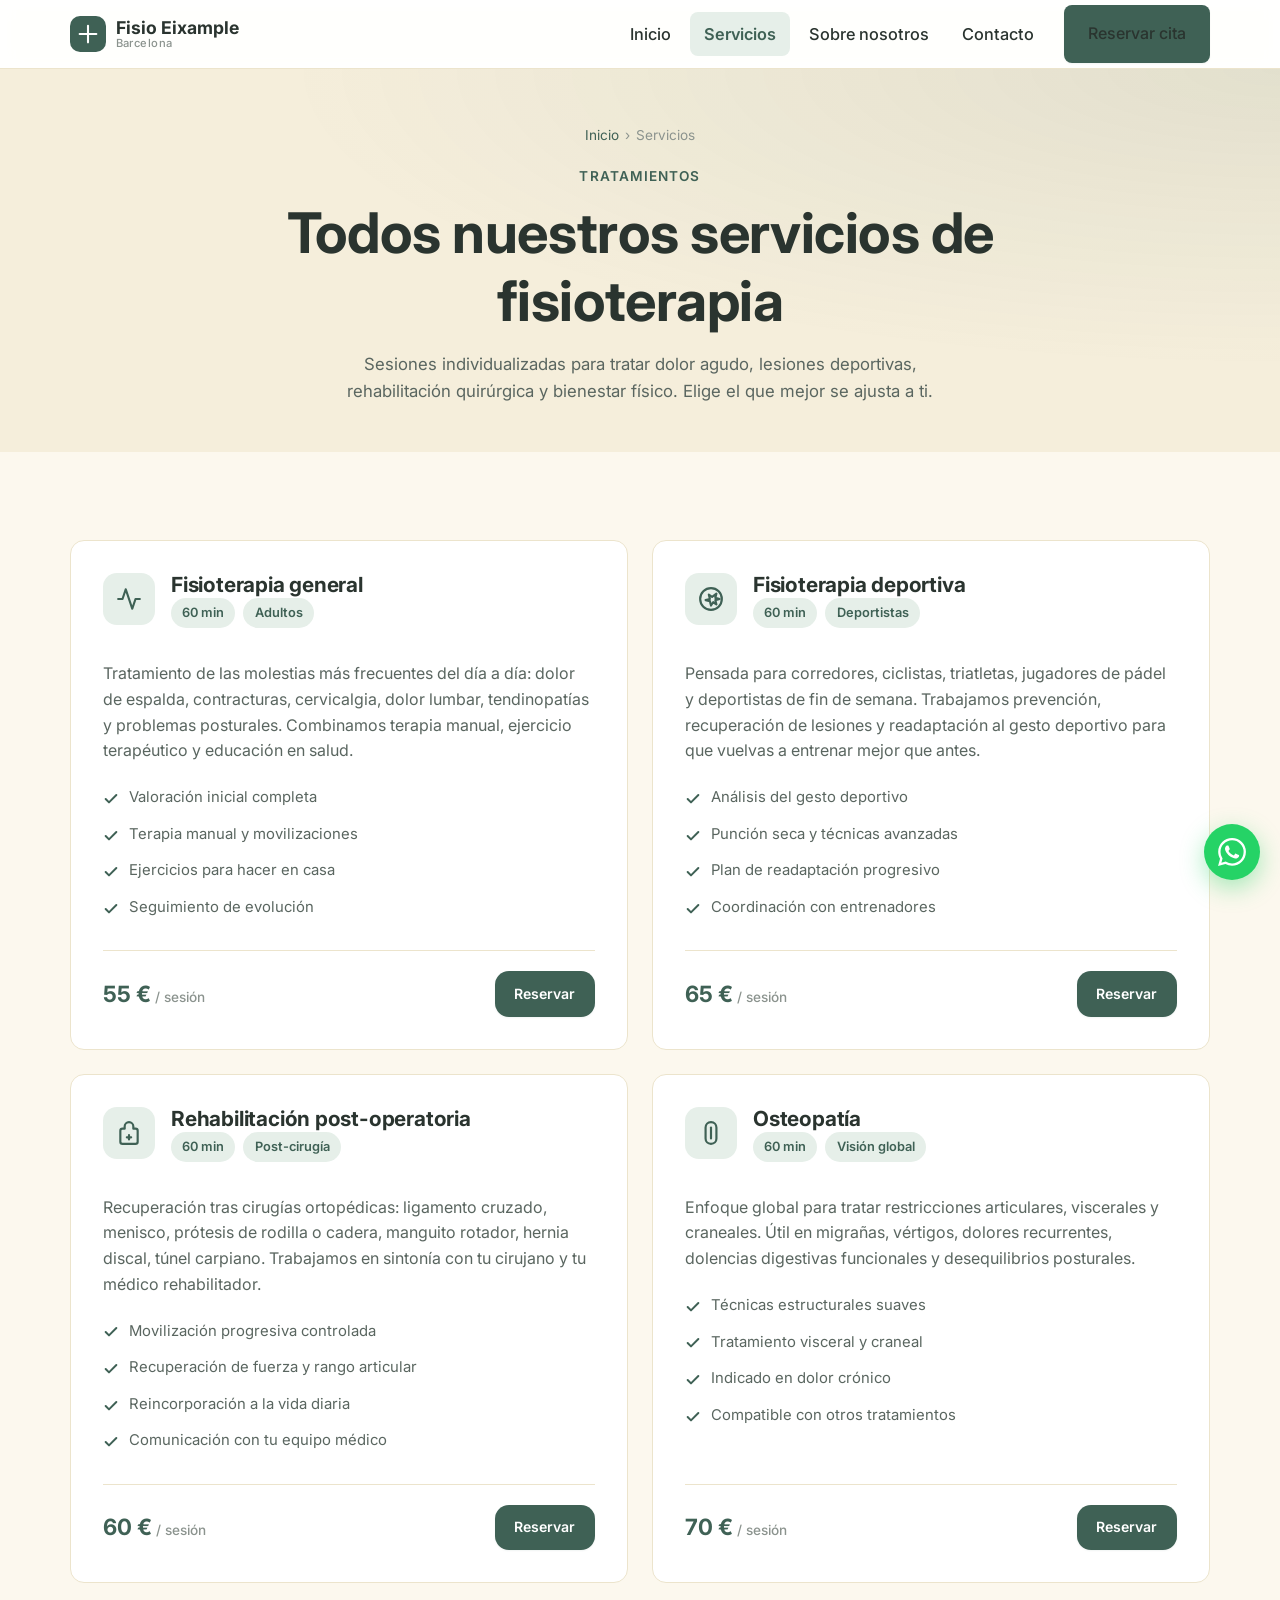
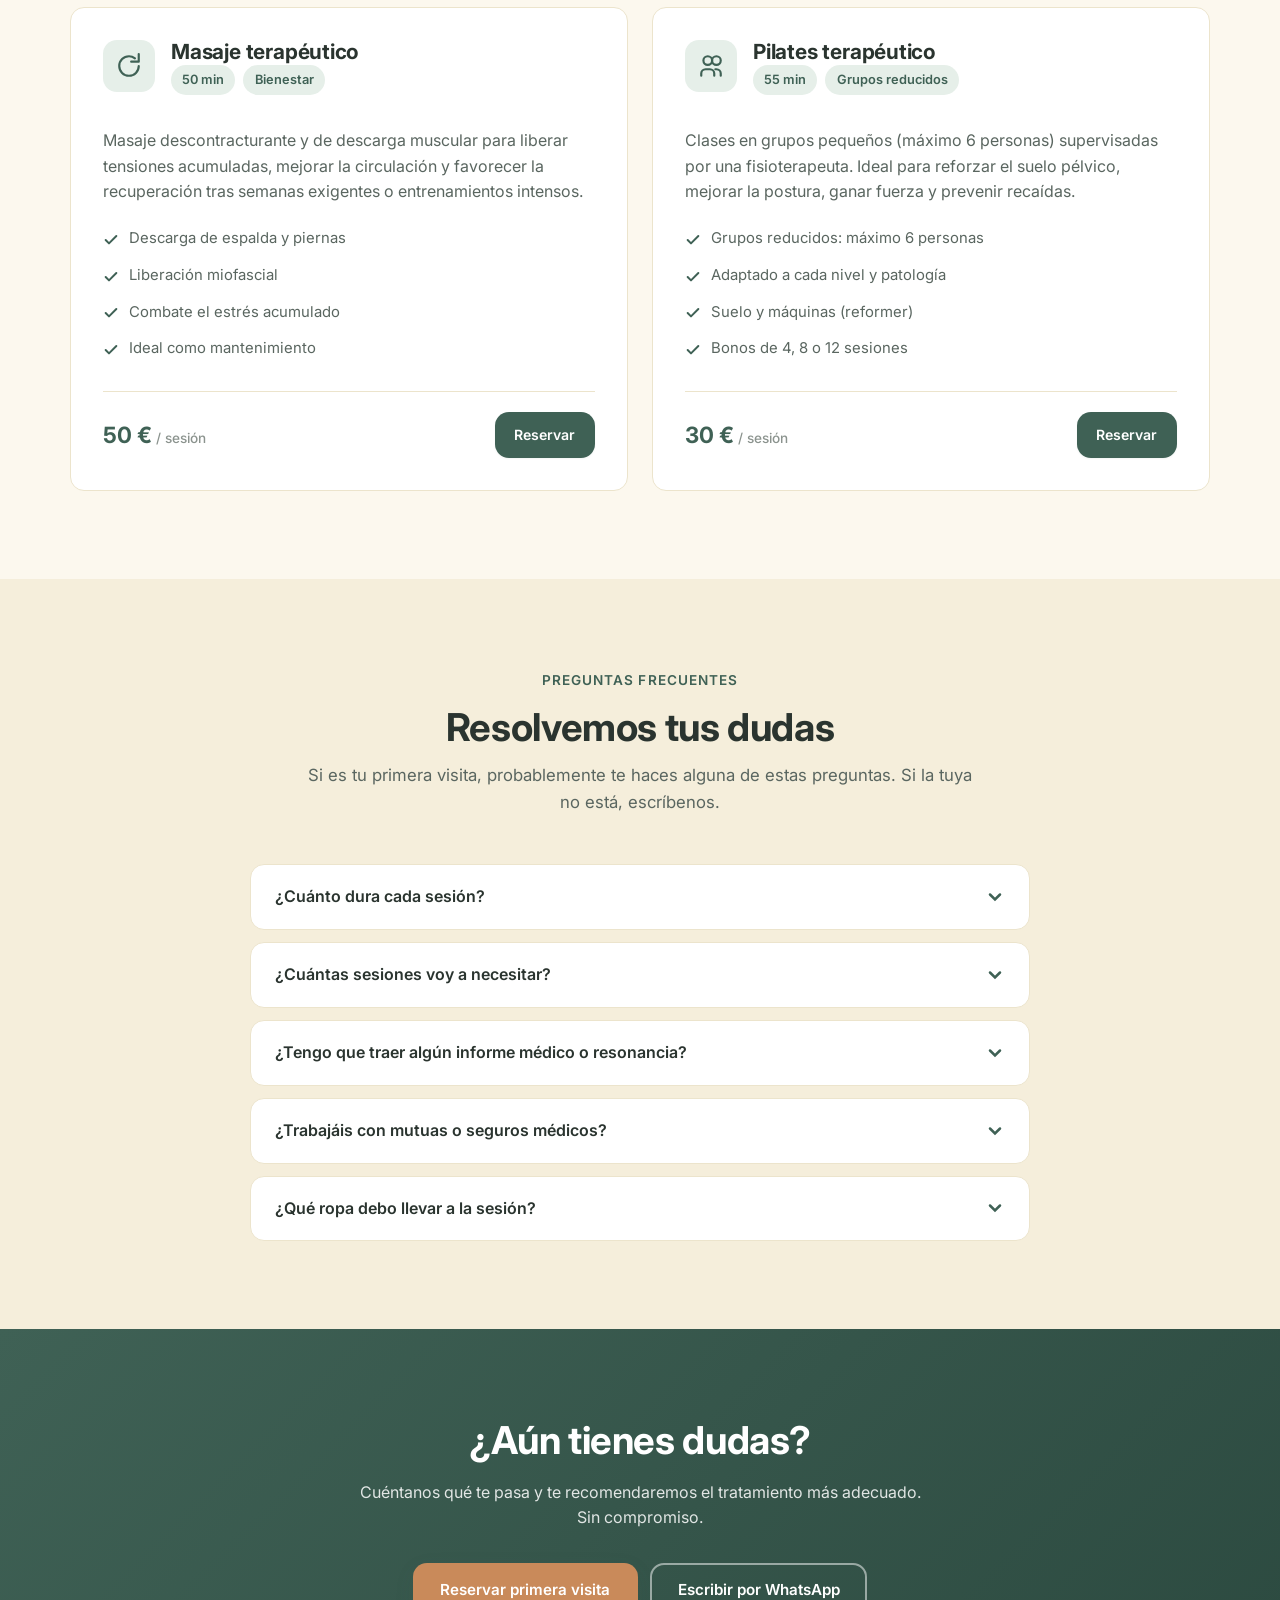
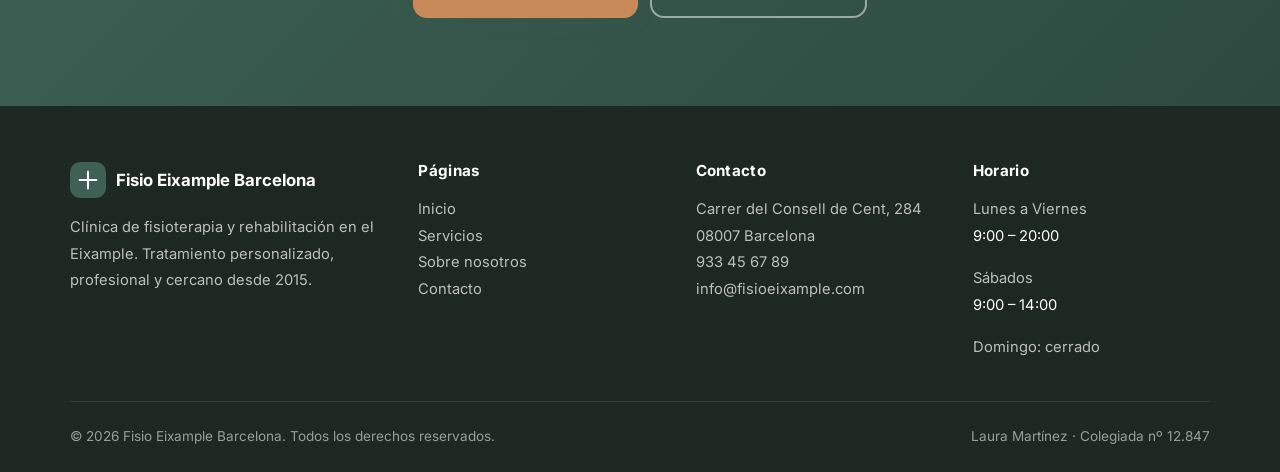
<file: servicios.html>
<!DOCTYPE html>
<html lang="es">
<head>
<meta charset="UTF-8" />
<meta name="viewport" content="width=device-width, initial-scale=1.0" />
<title>Servicios — Fisio Eixample Barcelona</title>
<meta name="description" content="Servicios de fisioterapia en Barcelona: fisioterapia general, deportiva, rehabilitación post-operatoria, osteopatía, masaje terapéutico y Pilates terapéutico." />
<link rel="preconnect" href="https://fonts.googleapis.com" />
<link rel="preconnect" href="https://fonts.gstatic.com" crossorigin />
<link href="https://fonts.googleapis.com/css2?family=Inter:wght@400;500;600;700;800&display=swap" rel="stylesheet" />
<link rel="stylesheet" href="style.css" />
<link rel="icon" href="data:image/svg+xml,%3Csvg xmlns='http://www.w3.org/2000/svg' viewBox='0 0 100 100'%3E%3Crect width='100' height='100' rx='22' fill='%233f6155'/%3E%3Cpath d='M30 50 L45 50 L45 35 L55 35 L55 50 L70 50 L70 60 L55 60 L55 75 L45 75 L45 60 L30 60 Z' fill='white'/%3E%3C/svg%3E" />
</head>
<body>

<header class="site-header">
  <div class="container nav">
    <a href="index.html" class="logo">
      <span class="logo-mark" aria-hidden="true">
        <svg width="20" height="20" viewBox="0 0 24 24" fill="none" stroke="currentColor" stroke-width="2.5" stroke-linecap="round"><path d="M12 2v20M2 12h20"/></svg>
      </span>
      <span class="logo-text"><strong>Fisio Eixample</strong><small>Barcelona</small></span>
    </a>
    <button class="nav-toggle" aria-expanded="false" aria-controls="primary-nav" aria-label="Abrir menú">
      <svg class="icon-open" width="24" height="24" viewBox="0 0 24 24" fill="none" stroke="currentColor" stroke-width="2" stroke-linecap="round"><line x1="3" y1="6" x2="21" y2="6"/><line x1="3" y1="12" x2="21" y2="12"/><line x1="3" y1="18" x2="21" y2="18"/></svg>
      <svg class="icon-close" width="24" height="24" viewBox="0 0 24 24" fill="none" stroke="currentColor" stroke-width="2" stroke-linecap="round"><line x1="18" y1="6" x2="6" y2="18"/><line x1="6" y1="6" x2="18" y2="18"/></svg>
    </button>
    <nav id="primary-nav" class="nav-menu">
      <a href="index.html">Inicio</a>
      <a href="servicios.html" class="active">Servicios</a>
      <a href="sobre-nosotros.html">Sobre nosotros</a>
      <a href="contacto.html">Contacto</a>
      <a href="contacto.html#reservar" class="btn btn-primary btn-sm">Reservar cita</a>
    </nav>
  </div>
</header>

<!-- ============ PAGE HERO ============ -->
<section class="page-hero">
  <div class="container">
    <div class="breadcrumbs">
      <a href="index.html">Inicio</a><span>›</span>Servicios
    </div>
    <span class="eyebrow">Tratamientos</span>
    <h1>Todos nuestros servicios de fisioterapia</h1>
    <p>Sesiones individualizadas para tratar dolor agudo, lesiones deportivas, rehabilitación quirúrgica y bienestar físico. Elige el que mejor se ajusta a ti.</p>
  </div>
</section>

<!-- ============ SERVICES LIST ============ -->
<section class="services" style="background:var(--c-bg)">
  <div class="container">
    <div class="service-list">

      <article class="service-detail reveal">
        <div class="service-detail-head">
          <div class="service-icon" aria-hidden="true">
            <svg width="26" height="26" viewBox="0 0 24 24" fill="none" stroke="currentColor" stroke-width="2" stroke-linecap="round" stroke-linejoin="round"><path d="M22 12h-4l-3 9L9 3l-3 9H2"/></svg>
          </div>
          <div>
            <h3>Fisioterapia general</h3>
            <div class="badges">
              <span class="badge">60 min</span>
              <span class="badge">Adultos</span>
            </div>
          </div>
        </div>
        <p>Tratamiento de las molestias más frecuentes del día a día: dolor de espalda, contracturas, cervicalgia, dolor lumbar, tendinopatías y problemas posturales. Combinamos terapia manual, ejercicio terapéutico y educación en salud.</p>
        <ul>
          <li>Valoración inicial completa</li>
          <li>Terapia manual y movilizaciones</li>
          <li>Ejercicios para hacer en casa</li>
          <li>Seguimiento de evolución</li>
        </ul>
        <div class="service-detail-foot">
          <span class="service-price">55 €<small style="font-size:0.85rem;font-weight:500;color:var(--c-muted)"> / sesión</small></span>
          <a href="contacto.html#reservar" class="btn btn-primary btn-sm">Reservar</a>
        </div>
      </article>

      <article class="service-detail reveal">
        <div class="service-detail-head">
          <div class="service-icon" aria-hidden="true">
            <svg width="26" height="26" viewBox="0 0 24 24" fill="none" stroke="currentColor" stroke-width="2" stroke-linecap="round" stroke-linejoin="round"><circle cx="12" cy="12" r="10"/><path d="M14 9.3 17 7l-1 4 4 1-4 1 1 4-3-2-2 3-1-4-4-1 4-1-1-4 3 2"/></svg>
          </div>
          <div>
            <h3>Fisioterapia deportiva</h3>
            <div class="badges">
              <span class="badge">60 min</span>
              <span class="badge">Deportistas</span>
            </div>
          </div>
        </div>
        <p>Pensada para corredores, ciclistas, triatletas, jugadores de pádel y deportistas de fin de semana. Trabajamos prevención, recuperación de lesiones y readaptación al gesto deportivo para que vuelvas a entrenar mejor que antes.</p>
        <ul>
          <li>Análisis del gesto deportivo</li>
          <li>Punción seca y técnicas avanzadas</li>
          <li>Plan de readaptación progresivo</li>
          <li>Coordinación con entrenadores</li>
        </ul>
        <div class="service-detail-foot">
          <span class="service-price">65 €<small style="font-size:0.85rem;font-weight:500;color:var(--c-muted)"> / sesión</small></span>
          <a href="contacto.html#reservar" class="btn btn-primary btn-sm">Reservar</a>
        </div>
      </article>

      <article class="service-detail reveal">
        <div class="service-detail-head">
          <div class="service-icon" aria-hidden="true">
            <svg width="26" height="26" viewBox="0 0 24 24" fill="none" stroke="currentColor" stroke-width="2" stroke-linecap="round" stroke-linejoin="round"><path d="M12 2a4 4 0 0 0-4 4v2H6a2 2 0 0 0-2 2v10a2 2 0 0 0 2 2h12a2 2 0 0 0 2-2V10a2 2 0 0 0-2-2h-2V6a4 4 0 0 0-4-4z"/><path d="M12 14v4M10 16h4"/></svg>
          </div>
          <div>
            <h3>Rehabilitación post-operatoria</h3>
            <div class="badges">
              <span class="badge">60 min</span>
              <span class="badge">Post-cirugía</span>
            </div>
          </div>
        </div>
        <p>Recuperación tras cirugías ortopédicas: ligamento cruzado, menisco, prótesis de rodilla o cadera, manguito rotador, hernia discal, túnel carpiano. Trabajamos en sintonía con tu cirujano y tu médico rehabilitador.</p>
        <ul>
          <li>Movilización progresiva controlada</li>
          <li>Recuperación de fuerza y rango articular</li>
          <li>Reincorporación a la vida diaria</li>
          <li>Comunicación con tu equipo médico</li>
        </ul>
        <div class="service-detail-foot">
          <span class="service-price">60 €<small style="font-size:0.85rem;font-weight:500;color:var(--c-muted)"> / sesión</small></span>
          <a href="contacto.html#reservar" class="btn btn-primary btn-sm">Reservar</a>
        </div>
      </article>

      <article class="service-detail reveal">
        <div class="service-detail-head">
          <div class="service-icon" aria-hidden="true">
            <svg width="26" height="26" viewBox="0 0 24 24" fill="none" stroke="currentColor" stroke-width="2" stroke-linecap="round" stroke-linejoin="round"><path d="M12 2C9 2 7 4 7 7v10c0 3 2 5 5 5s5-2 5-5V7c0-3-2-5-5-5z"/><path d="M12 7v10"/></svg>
          </div>
          <div>
            <h3>Osteopatía</h3>
            <div class="badges">
              <span class="badge">60 min</span>
              <span class="badge">Visión global</span>
            </div>
          </div>
        </div>
        <p>Enfoque global para tratar restricciones articulares, viscerales y craneales. Útil en migrañas, vértigos, dolores recurrentes, dolencias digestivas funcionales y desequilibrios posturales.</p>
        <ul>
          <li>Técnicas estructurales suaves</li>
          <li>Tratamiento visceral y craneal</li>
          <li>Indicado en dolor crónico</li>
          <li>Compatible con otros tratamientos</li>
        </ul>
        <div class="service-detail-foot">
          <span class="service-price">70 €<small style="font-size:0.85rem;font-weight:500;color:var(--c-muted)"> / sesión</small></span>
          <a href="contacto.html#reservar" class="btn btn-primary btn-sm">Reservar</a>
        </div>
      </article>

      <article class="service-detail reveal">
        <div class="service-detail-head">
          <div class="service-icon" aria-hidden="true">
            <svg width="26" height="26" viewBox="0 0 24 24" fill="none" stroke="currentColor" stroke-width="2" stroke-linecap="round" stroke-linejoin="round"><path d="M21 12c0 5-4 9-9 9s-9-4-9-9 4-9 9-9c2 0 4 .8 5.5 2"/><path d="M14 8h7V1"/></svg>
          </div>
          <div>
            <h3>Masaje terapéutico</h3>
            <div class="badges">
              <span class="badge">50 min</span>
              <span class="badge">Bienestar</span>
            </div>
          </div>
        </div>
        <p>Masaje descontracturante y de descarga muscular para liberar tensiones acumuladas, mejorar la circulación y favorecer la recuperación tras semanas exigentes o entrenamientos intensos.</p>
        <ul>
          <li>Descarga de espalda y piernas</li>
          <li>Liberación miofascial</li>
          <li>Combate el estrés acumulado</li>
          <li>Ideal como mantenimiento</li>
        </ul>
        <div class="service-detail-foot">
          <span class="service-price">50 €<small style="font-size:0.85rem;font-weight:500;color:var(--c-muted)"> / sesión</small></span>
          <a href="contacto.html#reservar" class="btn btn-primary btn-sm">Reservar</a>
        </div>
      </article>

      <article class="service-detail reveal">
        <div class="service-detail-head">
          <div class="service-icon" aria-hidden="true">
            <svg width="26" height="26" viewBox="0 0 24 24" fill="none" stroke="currentColor" stroke-width="2" stroke-linecap="round" stroke-linejoin="round"><circle cx="9" cy="7" r="4"/><circle cx="17" cy="7" r="4"/><path d="M3 21v-2a4 4 0 0 1 4-4h4a4 4 0 0 1 4 4v2"/><path d="M16 15h1a4 4 0 0 1 4 4v2"/></svg>
          </div>
          <div>
            <h3>Pilates terapéutico</h3>
            <div class="badges">
              <span class="badge">55 min</span>
              <span class="badge">Grupos reducidos</span>
            </div>
          </div>
        </div>
        <p>Clases en grupos pequeños (máximo 6 personas) supervisadas por una fisioterapeuta. Ideal para reforzar el suelo pélvico, mejorar la postura, ganar fuerza y prevenir recaídas.</p>
        <ul>
          <li>Grupos reducidos: máximo 6 personas</li>
          <li>Adaptado a cada nivel y patología</li>
          <li>Suelo y máquinas (reformer)</li>
          <li>Bonos de 4, 8 o 12 sesiones</li>
        </ul>
        <div class="service-detail-foot">
          <span class="service-price">30 €<small style="font-size:0.85rem;font-weight:500;color:var(--c-muted)"> / sesión</small></span>
          <a href="contacto.html#reservar" class="btn btn-primary btn-sm">Reservar</a>
        </div>
      </article>

    </div>
  </div>
</section>

<!-- ============ FAQ ============ -->
<section class="faq">
  <div class="container">
    <div class="section-header">
      <span class="eyebrow">Preguntas frecuentes</span>
      <h2>Resolvemos tus dudas</h2>
      <p>Si es tu primera visita, probablemente te haces alguna de estas preguntas. Si la tuya no está, escríbenos.</p>
    </div>

    <div class="faq-list">

      <details class="faq-item">
        <summary>¿Cuánto dura cada sesión?</summary>
        <div class="faq-body">Las sesiones de fisioterapia y osteopatía duran 60 minutos. El masaje terapéutico dura 50 minutos y las clases de Pilates terapéutico unos 55 minutos. La primera visita siempre incluye una valoración previa, así que no se acorta el tiempo de tratamiento.</div>
      </details>

      <details class="faq-item">
        <summary>¿Cuántas sesiones voy a necesitar?</summary>
        <div class="faq-body">Depende del tipo y antigüedad de la lesión. Una contractura puntual puede resolverse en 2-3 sesiones, mientras que un dolor crónico o una rehabilitación post-quirúrgica requieren un plan más largo. En la primera visita te daremos una estimación realista y revisaremos cada cierto tiempo si es necesario continuar.</div>
      </details>

      <details class="faq-item">
        <summary>¿Tengo que traer algún informe médico o resonancia?</summary>
        <div class="faq-body">Si tienes informes médicos, pruebas de imagen (resonancia, ecografía, radiografía) o el parte de tu cirugía, tráelos. Nos ayuda a entender mejor tu caso, pero no es imprescindible para empezar el tratamiento.</div>
      </details>

      <details class="faq-item">
        <summary>¿Trabajáis con mutuas o seguros médicos?</summary>
        <div class="faq-body">Actualmente trabajamos en régimen privado. Emitimos factura detallada para que puedas presentarla a tu seguro de reembolso si tu póliza lo cubre. Consúltanos antes de la primera visita y te indicamos los datos exactos que necesitas.</div>
      </details>

      <details class="faq-item">
        <summary>¿Qué ropa debo llevar a la sesión?</summary>
        <div class="faq-body">Ropa cómoda y ligera con la que puedas moverte: pantalón corto o mallas, camiseta de tirantes o de manga corta. Tenemos camillas con sábana desechable y vestuario en clínica si lo necesitas.</div>
      </details>

    </div>
  </div>
</section>

<!-- ============ CTA BANNER ============ -->
<section class="cta-banner">
  <div class="container">
    <h2>¿Aún tienes dudas?</h2>
    <p>Cuéntanos qué te pasa y te recomendaremos el tratamiento más adecuado. Sin compromiso.</p>
    <div class="ctas">
      <a href="contacto.html#reservar" class="btn btn-accent">Reservar primera visita</a>
      <a href="https://wa.me/34612345678" target="_blank" rel="noopener" class="btn btn-outline">Escribir por WhatsApp</a>
    </div>
  </div>
</section>

<!-- ============ FOOTER ============ -->
<footer class="site-footer">
  <div class="container">
    <div class="footer-grid">
      <div class="footer-col">
        <div class="footer-brand">
          <span class="logo-mark"><svg width="20" height="20" viewBox="0 0 24 24" fill="none" stroke="currentColor" stroke-width="2.5" stroke-linecap="round"><path d="M12 2v20M2 12h20"/></svg></span>
          <strong>Fisio Eixample Barcelona</strong>
        </div>
        <p>Clínica de fisioterapia y rehabilitación en el Eixample. Tratamiento personalizado, profesional y cercano desde 2015.</p>
      </div>
      <div class="footer-col">
        <h4>Páginas</h4>
        <ul>
          <li><a href="index.html">Inicio</a></li>
          <li><a href="servicios.html">Servicios</a></li>
          <li><a href="sobre-nosotros.html">Sobre nosotros</a></li>
          <li><a href="contacto.html">Contacto</a></li>
        </ul>
      </div>
      <div class="footer-col">
        <h4>Contacto</h4>
        <ul>
          <li>Carrer del Consell de Cent, 284</li>
          <li>08007 Barcelona</li>
          <li><a href="tel:+34933456789">933 45 67 89</a></li>
          <li><a href="mailto:info@fisioeixample.com">info@fisioeixample.com</a></li>
        </ul>
      </div>
      <div class="footer-col">
        <h4>Horario</h4>
        <ul>
          <li>Lunes a Viernes</li>
          <li style="color:#fff;">9:00 – 20:00</li>
          <li class="mt-2">Sábados</li>
          <li style="color:#fff;">9:00 – 14:00</li>
          <li class="mt-2">Domingo: cerrado</li>
        </ul>
      </div>
    </div>
    <div class="footer-bottom">
      <span>© 2026 Fisio Eixample Barcelona. Todos los derechos reservados.</span>
      <span>Laura Martínez · Colegiada nº 12.847</span>
    </div>
  </div>
</footer>

<a class="fab-whatsapp" href="https://wa.me/34612345678" target="_blank" rel="noopener" aria-label="WhatsApp">
  <svg width="28" height="28" viewBox="0 0 24 24" fill="currentColor"><path d="M17.472 14.382c-.297-.149-1.758-.867-2.03-.967-.273-.099-.471-.148-.67.15-.197.297-.767.966-.94 1.164-.173.199-.347.223-.644.075-.297-.15-1.255-.463-2.39-1.475-.883-.788-1.48-1.761-1.653-2.059-.173-.297-.018-.458.13-.606.134-.133.298-.347.446-.52.149-.174.198-.298.298-.497.099-.198.05-.371-.025-.52-.075-.149-.669-1.612-.916-2.207-.242-.579-.487-.5-.669-.51-.173-.008-.371-.01-.57-.01-.198 0-.52.074-.792.372-.272.297-1.04 1.016-1.04 2.479 0 1.462 1.065 2.875 1.213 3.074.149.198 2.096 3.2 5.077 4.487.709.306 1.262.489 1.694.625.712.227 1.36.195 1.871.118.571-.085 1.758-.719 2.006-1.413.248-.694.248-1.289.173-1.413-.074-.124-.272-.198-.57-.347m-5.421 7.403h-.004a9.87 9.87 0 0 1-5.031-1.378l-.361-.214-3.741.982.998-3.648-.235-.374a9.86 9.86 0 0 1-1.51-5.26c.001-5.45 4.436-9.884 9.888-9.884 2.64 0 5.122 1.03 6.988 2.898a9.825 9.825 0 0 1 2.893 6.994c-.003 5.45-4.437 9.884-9.885 9.884m8.413-18.297A11.815 11.815 0 0 0 12.05 0C5.495 0 .16 5.335.157 11.892c0 2.096.547 4.142 1.588 5.945L.057 24l6.305-1.654a11.882 11.882 0 0 0 5.683 1.448h.005c6.554 0 11.89-5.335 11.893-11.893a11.821 11.821 0 0 0-3.48-8.413"/></svg>
</a>

<script>
  const toggle = document.querySelector('.nav-toggle');
  const menu = document.getElementById('primary-nav');
  const closeMenu = () => {
    menu.classList.remove('is-open');
    document.body.classList.remove('menu-open');
    toggle.setAttribute('aria-expanded', 'false');
  };
  if (toggle && menu) {
    toggle.addEventListener('click', () => {
      const open = menu.classList.toggle('is-open');
      document.body.classList.toggle('menu-open', open);
      toggle.setAttribute('aria-expanded', String(open));
    });
    menu.querySelectorAll('a').forEach(a => a.addEventListener('click', () => {
      if (window.innerWidth < 900) closeMenu();
    }));
    window.addEventListener('resize', () => {
      if (window.innerWidth >= 900) closeMenu();
    });
  }
  const reveals = document.querySelectorAll('.reveal');
  if ('IntersectionObserver' in window && reveals.length) {
    const io = new IntersectionObserver((entries) => {
      entries.forEach(e => {
        if (e.isIntersecting) { e.target.classList.add('is-visible'); io.unobserve(e.target); }
      });
    }, { threshold: 0.12 });
    reveals.forEach(el => io.observe(el));
  } else { reveals.forEach(el => el.classList.add('is-visible')); }
</script>
</body>
</html>
</file>
<file: style.css>
/* =========================================================
   Fisio Eixample Barcelona — Stylesheet
   Mobile-first, responsive, no frameworks
   ========================================================= */

/* ---------- Reset ---------- */
*,
*::before,
*::after {
  box-sizing: border-box;
  margin: 0;
  padding: 0;
}

html {
  scroll-behavior: smooth;
  -webkit-text-size-adjust: 100%;
}

img,
svg {
  max-width: 100%;
  display: block;
}

a {
  color: inherit;
  text-decoration: none;
}

button {
  font: inherit;
  cursor: pointer;
  border: none;
  background: none;
}

/* ---------- Design tokens ---------- */
:root {
  /* Palette: cream + sage green (calm, natural, professional) */
  --c-primary: #3f6155;        /* deep sage green */
  --c-primary-dark: #2c4a40;
  --c-primary-light: #e6efe9;
  --c-accent: #c98a5a;         /* warm clay */
  --c-accent-dark: #a86d40;
  --c-bg: #fcf8ee;             /* cream / crudo claro */
  --c-bg-alt: #f5eedb;         /* cream alt */
  --c-bg-cream: #ebe1c8;       /* deeper cream */
  --c-card: #ffffff;           /* white cards over cream */
  --c-text: #2a342f;           /* warm charcoal */
  --c-text-soft: #5a6660;
  --c-muted: #8b938e;
  --c-border: #ece4cc;         /* warm border */
  --c-star: #d4a02e;

  --radius-sm: 8px;
  --radius-md: 14px;
  --radius-lg: 22px;

  --shadow-sm: 0 1px 2px rgba(63, 97, 85, 0.07);
  --shadow-md: 0 6px 20px rgba(63, 97, 85, 0.09);
  --shadow-lg: 0 14px 40px rgba(63, 97, 85, 0.14);

  --container: 1180px;
  --header-h: 68px;

  --t-fast: 150ms ease;
  --t-base: 250ms ease;
}

/* ---------- Base ---------- */
body {
  font-family: 'Inter', -apple-system, BlinkMacSystemFont, 'Segoe UI', Roboto, sans-serif;
  font-size: 16px;
  line-height: 1.6;
  color: var(--c-text);
  background: var(--c-bg);
  -webkit-font-smoothing: antialiased;
  -moz-osx-font-smoothing: grayscale;
}

h1, h2, h3, h4 {
  font-weight: 700;
  line-height: 1.2;
  color: var(--c-text);
  letter-spacing: -0.01em;
}

h1 { font-size: clamp(2rem, 5vw + 1rem, 3.5rem); }
h2 { font-size: clamp(1.6rem, 3vw + 1rem, 2.4rem); }
h3 { font-size: 1.25rem; }

p { color: var(--c-text-soft); }

.container {
  width: 100%;
  max-width: var(--container);
  margin: 0 auto;
  padding: 0 1.25rem;
}

section {
  padding: 4rem 0;
}

@media (min-width: 768px) {
  section { padding: 5.5rem 0; }
}

.section-header {
  text-align: center;
  max-width: 680px;
  margin: 0 auto 3rem;
}

.section-header .eyebrow {
  display: inline-block;
  font-size: 0.85rem;
  font-weight: 600;
  letter-spacing: 0.08em;
  text-transform: uppercase;
  color: var(--c-primary);
  margin-bottom: 0.75rem;
}

.section-header p {
  margin-top: 0.75rem;
  font-size: 1.05rem;
}

/* ---------- Buttons ---------- */
.btn {
  display: inline-flex;
  align-items: center;
  justify-content: center;
  gap: 0.5rem;
  padding: 0.85rem 1.6rem;
  border-radius: var(--radius-md);
  font-weight: 600;
  font-size: 0.95rem;
  transition: transform var(--t-fast), box-shadow var(--t-base), background var(--t-base), color var(--t-base);
  white-space: nowrap;
  border: 2px solid transparent;
}

.btn-primary {
  background: var(--c-primary);
  color: #fff;
  box-shadow: var(--shadow-sm);
}

.btn-primary:hover {
  background: var(--c-primary-dark);
  box-shadow: var(--shadow-md);
  transform: translateY(-1px);
}

.btn-accent {
  background: var(--c-accent);
  color: #fff;
}

.btn-accent:hover {
  background: var(--c-accent-dark);
  transform: translateY(-1px);
}

.btn-outline {
  background: transparent;
  color: var(--c-primary);
  border-color: var(--c-primary);
}

.btn-outline:hover {
  background: var(--c-primary);
  color: #fff;
}

.btn-ghost {
  color: var(--c-primary);
  padding: 0.85rem 1.2rem;
}

.btn-ghost:hover { color: var(--c-primary-dark); }

.btn-sm { padding: 0.6rem 1.1rem; font-size: 0.88rem; }

/* ---------- Header ---------- */
.site-header {
  position: sticky;
  top: 0;
  z-index: 100;
  background: rgba(255, 255, 255, 0.92);
  backdrop-filter: saturate(180%) blur(10px);
  -webkit-backdrop-filter: saturate(180%) blur(10px);
  border-bottom: 1px solid var(--c-border);
}

.nav {
  display: flex;
  align-items: center;
  justify-content: space-between;
  height: var(--header-h);
}

.logo {
  display: flex;
  align-items: center;
  gap: 0.6rem;
  font-weight: 700;
  font-size: 1.1rem;
  color: var(--c-text);
}

.logo-mark {
  display: inline-flex;
  align-items: center;
  justify-content: center;
  width: 36px;
  height: 36px;
  border-radius: 10px;
  background: var(--c-primary);
  color: #fff;
}

.logo-text {
  display: flex;
  flex-direction: column;
  line-height: 1;
}

.logo-text small {
  font-size: 0.7rem;
  font-weight: 500;
  color: var(--c-muted);
  margin-top: 2px;
  letter-spacing: 0.04em;
}

.nav-toggle {
  width: 40px;
  height: 40px;
  display: inline-flex;
  align-items: center;
  justify-content: center;
  border-radius: var(--radius-sm);
  color: var(--c-text);
}

.nav-toggle:hover { background: var(--c-primary-light); }

.nav-toggle .icon-close { display: none; }
.nav-toggle[aria-expanded="true"] .icon-open { display: none; }
.nav-toggle[aria-expanded="true"] .icon-close { display: block; }

.nav-menu {
  position: absolute;
  top: 100%;
  left: 0;
  right: 0;
  width: 100%;
  max-height: 80vh;
  background: var(--c-bg);
  padding: 1rem;
  display: none;
  flex-direction: column;
  gap: 0.25rem;
  border-top: 1px solid var(--c-border);
  border-bottom: 1px solid var(--c-border);
  box-shadow: 0 16px 32px rgba(0, 0, 0, 0.08);
  overflow-y: auto;
  z-index: 99;
}

.nav-menu.is-open {
  display: flex;
  animation: nav-menu-slide 220ms ease-out;
}

@keyframes nav-menu-slide {
  from { opacity: 0; transform: translateY(-8px); }
  to { opacity: 1; transform: translateY(0); }
}

.nav-menu a {
  display: flex;
  align-items: center;
  padding: 0.95rem 1rem;
  font-weight: 500;
  font-size: 1.02rem;
  color: var(--c-text);
  border-radius: 12px;
  transition: background 150ms ease, color 150ms ease;
}

.nav-menu a:hover,
.nav-menu a:active { background: var(--c-primary-light); }

.nav-menu a.active {
  background: var(--c-primary-light);
  color: var(--c-primary);
  font-weight: 600;
}

.nav-menu .btn {
  margin: 0.85rem 0 0;
  width: 100%;
  padding: 1rem 1.5rem;
  font-size: 1rem;
  justify-content: center;
}

@media (min-width: 900px) {
  .nav-toggle { display: none; }
  .nav-menu {
    position: static;
    width: auto;
    height: auto;
    display: flex;
    flex-direction: row;
    align-items: center;
    gap: 0.25rem;
    padding: 0;
    background: transparent;
    border: none;
    overflow: visible;
    box-shadow: none;
  }
  .nav-menu a {
    border: none;
    padding: 0.55rem 0.9rem;
    border-radius: var(--radius-sm);
  }
  .nav-menu a:hover { background: var(--c-primary-light); }
  .nav-menu a.active {
    background: var(--c-primary-light);
    color: var(--c-primary);
  }
  .nav-menu .btn {
    margin: 0 0 0 0.75rem;
    width: auto;
  }
}

/* ---------- Hero ---------- */
.hero {
  position: relative;
  padding: 3rem 0 4rem;
  background:
    radial-gradient(ellipse at top right, rgba(63, 97, 85, 0.10), transparent 60%),
    linear-gradient(180deg, var(--c-bg-alt) 0%, var(--c-bg) 100%);
  overflow: hidden;
}

.hero-grid {
  display: grid;
  gap: 2.5rem;
  align-items: center;
}

.hero-eyebrow {
  display: inline-flex;
  align-items: center;
  gap: 0.5rem;
  background: #fff;
  border: 1px solid var(--c-border);
  padding: 0.4rem 0.85rem;
  border-radius: 999px;
  font-size: 0.82rem;
  font-weight: 500;
  color: var(--c-primary);
  margin-bottom: 1.25rem;
  box-shadow: var(--shadow-sm);
}

.hero-eyebrow::before {
  content: "";
  width: 8px;
  height: 8px;
  background: #2bbf6c;
  border-radius: 50%;
  box-shadow: 0 0 0 4px rgba(43, 191, 108, 0.18);
}

.hero h1 {
  margin-bottom: 1.25rem;
}

.hero h1 .accent {
  color: var(--c-primary);
  position: relative;
  display: inline-block;
}

.hero h1 .accent::after {
  content: "";
  position: absolute;
  left: 0; right: 0; bottom: 4px;
  height: 10px;
  background: var(--c-accent);
  opacity: 0.25;
  z-index: -1;
  border-radius: 4px;
}

.hero-lead {
  font-size: 1.1rem;
  margin-bottom: 1.75rem;
  max-width: 540px;
}

.hero-ctas {
  display: flex;
  flex-wrap: wrap;
  gap: 0.75rem;
  margin-bottom: 2rem;
}

.hero-trust {
  display: flex;
  gap: 1.5rem;
  flex-wrap: wrap;
  padding-top: 1.5rem;
  border-top: 1px solid var(--c-border);
}

.hero-trust-item {
  display: flex;
  flex-direction: column;
}
.hero-trust-item strong {
  font-size: 1.4rem;
  color: var(--c-primary);
  line-height: 1.2;
}
.hero-trust-item span {
  font-size: 0.85rem;
  color: var(--c-muted);
}

.hero-visual {
  position: relative;
  border-radius: var(--radius-lg);
  overflow: hidden;
  aspect-ratio: 4 / 5;
  background: linear-gradient(135deg, var(--c-primary) 0%, #5a8270 100%);
  box-shadow: var(--shadow-lg);
}

.hero-visual::before {
  content: "";
  position: absolute;
  inset: 0;
  background:
    radial-gradient(circle at 20% 30%, rgba(255,255,255,0.18), transparent 40%),
    radial-gradient(circle at 80% 80%, rgba(244, 162, 97, 0.25), transparent 50%);
}

.hero-visual-card {
  position: absolute;
  background: #fff;
  border-radius: var(--radius-md);
  padding: 1rem 1.2rem;
  box-shadow: var(--shadow-md);
  display: flex;
  align-items: center;
  gap: 0.75rem;
  font-size: 0.9rem;
}

.hero-visual-card.top {
  top: 1.5rem;
  left: 1.5rem;
}
.hero-visual-card.bottom {
  bottom: 1.5rem;
  right: 1.5rem;
}

.hero-visual-card .dot {
  width: 38px; height: 38px;
  border-radius: 12px;
  background: var(--c-primary-light);
  color: var(--c-primary);
  display: inline-flex;
  align-items: center;
  justify-content: center;
}

.hero-visual-card strong { display: block; color: var(--c-text); }
.hero-visual-card small { color: var(--c-muted); }

.hero-illustration {
  position: absolute;
  inset: 0;
  display: flex;
  align-items: center;
  justify-content: center;
  color: rgba(255,255,255,0.95);
}

.hero-photo {
  position: absolute;
  inset: 0;
  width: 100%;
  height: 100%;
  object-fit: cover;
  object-position: center;
  z-index: 0;
}

.hero-visual::after {
  content: "";
  position: absolute;
  inset: 0;
  background: linear-gradient(180deg, rgba(63, 97, 85, 0.18) 0%, rgba(63, 97, 85, 0.45) 100%);
  z-index: 1;
}

.hero-visual .hero-visual-card { z-index: 2; }

@media (min-width: 900px) {
  .hero { padding: 5rem 0 6rem; }
  .hero-grid {
    grid-template-columns: 1.1fr 1fr;
    gap: 4rem;
  }
}

/* ---------- Features ---------- */
.features {
  background: var(--c-bg);
}

.features-grid {
  display: grid;
  gap: 1.5rem;
  grid-template-columns: 1fr;
}

.feature-card {
  text-align: center;
  padding: 2rem 1.5rem;
  border-radius: var(--radius-md);
  background: var(--c-bg-alt);
  border: 1px solid var(--c-border);
  transition: transform var(--t-base), box-shadow var(--t-base), border-color var(--t-base);
}

.feature-card:hover {
  transform: translateY(-3px);
  box-shadow: var(--shadow-md);
  border-color: var(--c-primary-light);
}

.feature-icon {
  width: 60px;
  height: 60px;
  border-radius: 16px;
  background: var(--c-primary);
  color: #fff;
  display: inline-flex;
  align-items: center;
  justify-content: center;
  margin-bottom: 1.25rem;
}

.feature-card h3 { margin-bottom: 0.5rem; }
.feature-card p { font-size: 0.95rem; }

@media (min-width: 768px) {
  .features-grid { grid-template-columns: repeat(3, 1fr); }
}

/* ---------- Services ---------- */
.services { background: var(--c-bg-alt); }

.services-grid {
  display: grid;
  gap: 1.5rem;
  grid-template-columns: 1fr;
}

@media (min-width: 700px) {
  .services-grid { grid-template-columns: repeat(2, 1fr); }
}
@media (min-width: 1024px) {
  .services-grid.three { grid-template-columns: repeat(3, 1fr); }
}

.service-card {
  background: #fff;
  border-radius: var(--radius-md);
  padding: 1.75rem;
  border: 1px solid var(--c-border);
  display: flex;
  flex-direction: column;
  transition: transform var(--t-base), box-shadow var(--t-base);
  position: relative;
}

.service-card:hover {
  transform: translateY(-3px);
  box-shadow: var(--shadow-md);
}

.service-icon {
  width: 52px;
  height: 52px;
  border-radius: 14px;
  background: var(--c-primary-light);
  color: var(--c-primary);
  display: inline-flex;
  align-items: center;
  justify-content: center;
  margin-bottom: 1.25rem;
}

.service-card h3 { margin-bottom: 0.6rem; }
.service-card p { flex: 1; font-size: 0.95rem; margin-bottom: 1rem; }

.service-meta {
  display: flex;
  justify-content: space-between;
  align-items: center;
  padding-top: 1rem;
  border-top: 1px solid var(--c-border);
  margin-bottom: 1rem;
  font-size: 0.88rem;
}

.service-meta .duration { color: var(--c-muted); }
.service-price {
  font-size: 1.4rem;
  font-weight: 700;
  color: var(--c-primary);
}

.service-card .btn { width: 100%; }

.section-cta {
  text-align: center;
  margin-top: 2.5rem;
}

/* ---------- Testimonials ---------- */
.testimonials { background: var(--c-bg); }

.testimonials-grid {
  display: grid;
  gap: 1.5rem;
  grid-template-columns: 1fr;
}

@media (min-width: 768px) {
  .testimonials-grid { grid-template-columns: repeat(3, 1fr); }
}

.testimonial-card {
  background: var(--c-bg-cream);
  border-radius: var(--radius-md);
  padding: 1.75rem;
  border: 1px solid var(--c-border);
  display: flex;
  flex-direction: column;
}

.stars {
  display: inline-flex;
  gap: 2px;
  color: var(--c-star);
  margin-bottom: 1rem;
}

.testimonial-text {
  font-size: 0.98rem;
  color: var(--c-text);
  margin-bottom: 1.25rem;
  flex: 1;
  font-style: italic;
}

.testimonial-author {
  display: flex;
  align-items: center;
  gap: 0.75rem;
  padding-top: 1rem;
  border-top: 1px solid var(--c-border);
}

.author-avatar {
  width: 44px;
  height: 44px;
  border-radius: 50%;
  background: var(--c-primary);
  color: #fff;
  display: inline-flex;
  align-items: center;
  justify-content: center;
  font-weight: 700;
  font-size: 1rem;
}

.author-name { font-weight: 600; line-height: 1.2; color: var(--c-text); }
.author-meta { font-size: 0.85rem; color: var(--c-muted); }

/* ---------- First visit ---------- */
.first-visit {
  background: var(--c-bg-alt);
}

.steps {
  display: grid;
  gap: 1.5rem;
  grid-template-columns: 1fr;
  counter-reset: step;
}

@media (min-width: 700px) {
  .steps { grid-template-columns: repeat(2, 1fr); }
}
@media (min-width: 1024px) {
  .steps { grid-template-columns: repeat(4, 1fr); }
}

.step {
  background: #fff;
  border-radius: var(--radius-md);
  padding: 1.75rem;
  border: 1px solid var(--c-border);
  position: relative;
  counter-increment: step;
}

.step::before {
  content: counter(step, decimal-leading-zero);
  position: absolute;
  top: -14px;
  left: 1.5rem;
  background: var(--c-primary);
  color: #fff;
  font-weight: 700;
  font-size: 0.85rem;
  padding: 0.3rem 0.7rem;
  border-radius: 8px;
  letter-spacing: 0.05em;
}

.step h3 {
  margin-top: 0.5rem;
  margin-bottom: 0.5rem;
  font-size: 1.1rem;
}

.step p { font-size: 0.93rem; }

/* ---------- Location ---------- */
.location { background: var(--c-bg); }

.location-grid {
  display: grid;
  gap: 2rem;
  grid-template-columns: 1fr;
  align-items: stretch;
}

@media (min-width: 900px) {
  .location-grid { grid-template-columns: 1fr 1.3fr; }
}

.location-info {
  background: var(--c-primary);
  color: #fff;
  padding: 2.5rem;
  border-radius: var(--radius-md);
  display: flex;
  flex-direction: column;
  gap: 1.5rem;
}

.location-info h2 { color: #fff; }
.location-info p { color: rgba(255,255,255,0.85); }

.location-detail {
  display: flex;
  gap: 1rem;
  align-items: flex-start;
}

.location-detail .ic {
  width: 40px; height: 40px;
  border-radius: 10px;
  background: rgba(255,255,255,0.15);
  display: inline-flex;
  align-items: center;
  justify-content: center;
  flex-shrink: 0;
}

.location-detail strong { display: block; color: #fff; margin-bottom: 0.2rem; }
.location-detail span,
.location-detail a { color: rgba(255,255,255,0.85); font-size: 0.95rem; }
.location-detail a:hover { color: #fff; text-decoration: underline; }

.map-wrap {
  border-radius: var(--radius-md);
  overflow: hidden;
  min-height: 360px;
  border: 1px solid var(--c-border);
  box-shadow: var(--shadow-sm);
}

.map-wrap iframe {
  width: 100%;
  height: 100%;
  min-height: 360px;
  border: 0;
  display: block;
}

/* ---------- CTA banner ---------- */
.cta-banner {
  background: linear-gradient(135deg, var(--c-primary) 0%, var(--c-primary-dark) 100%);
  color: #fff;
  text-align: center;
}

.cta-banner h2 { color: #fff; margin-bottom: 1rem; }
.cta-banner p { color: rgba(255,255,255,0.85); max-width: 580px; margin: 0 auto 2rem; }
.cta-banner .btn-accent { box-shadow: var(--shadow-md); }
.cta-banner .ctas {
  display: flex;
  gap: 0.75rem;
  flex-wrap: wrap;
  justify-content: center;
}
.cta-banner .btn-outline {
  border-color: rgba(255,255,255,0.5);
  color: #fff;
}
.cta-banner .btn-outline:hover {
  background: #fff;
  color: var(--c-primary);
  border-color: #fff;
}

/* ---------- Footer ---------- */
.site-footer {
  background: #1d2823;
  color: rgba(255,255,255,0.75);
  padding: 3.5rem 0 1.5rem;
}

.footer-grid {
  display: grid;
  gap: 2.5rem;
  grid-template-columns: 1fr;
  margin-bottom: 2.5rem;
}

@media (min-width: 700px) {
  .footer-grid { grid-template-columns: repeat(2, 1fr); }
}
@media (min-width: 1024px) {
  .footer-grid { grid-template-columns: 1.3fr 1fr 1fr 1fr; }
}

.footer-col h4 {
  color: #fff;
  font-size: 0.95rem;
  margin-bottom: 1rem;
  letter-spacing: 0.02em;
}

.footer-col p,
.footer-col li,
.footer-col a {
  font-size: 0.92rem;
  color: rgba(255,255,255,0.7);
  line-height: 1.8;
}

.footer-col ul { list-style: none; }
.footer-col a:hover { color: #fff; }

.footer-brand {
  display: flex;
  align-items: center;
  gap: 0.6rem;
  margin-bottom: 1rem;
  color: #fff;
}

.footer-brand .logo-mark { background: var(--c-primary); }
.footer-brand strong { color: #fff; font-size: 1.05rem; }

.footer-bottom {
  border-top: 1px solid rgba(255,255,255,0.1);
  padding-top: 1.5rem;
  display: flex;
  flex-wrap: wrap;
  gap: 0.75rem;
  justify-content: space-between;
  font-size: 0.85rem;
  color: rgba(255,255,255,0.55);
}

.socials {
  display: inline-flex;
  gap: 0.5rem;
  margin-top: 0.75rem;
}

.socials a {
  width: 36px; height: 36px;
  border-radius: 10px;
  background: rgba(255,255,255,0.08);
  display: inline-flex;
  align-items: center;
  justify-content: center;
  transition: background var(--t-base);
}
.socials a:hover { background: var(--c-primary); }

/* ---------- Page hero (subpage) ---------- */
.page-hero {
  background:
    radial-gradient(ellipse at top right, rgba(63, 97, 85, 0.10), transparent 55%),
    var(--c-bg-alt);
  padding: 3.5rem 0 3rem;
  text-align: center;
}

.page-hero .eyebrow {
  font-size: 0.85rem;
  font-weight: 600;
  letter-spacing: 0.08em;
  text-transform: uppercase;
  color: var(--c-primary);
}

.page-hero h1 { margin: 0.75rem auto 1rem; max-width: 720px; }
.page-hero p { max-width: 620px; margin: 0 auto; font-size: 1.05rem; }

.breadcrumbs {
  font-size: 0.85rem;
  color: var(--c-muted);
  margin-bottom: 1rem;
}
.breadcrumbs a { color: var(--c-primary); }
.breadcrumbs span { margin: 0 0.4rem; }

/* ---------- Service detail (servicios.html) ---------- */
.service-list {
  display: grid;
  gap: 1.5rem;
  grid-template-columns: 1fr;
}

@media (min-width: 768px) {
  .service-list { grid-template-columns: repeat(2, 1fr); }
}

.service-detail {
  background: #fff;
  border: 1px solid var(--c-border);
  border-radius: var(--radius-md);
  padding: 2rem;
  display: flex;
  flex-direction: column;
  transition: transform var(--t-base), box-shadow var(--t-base);
}

.service-detail:hover {
  transform: translateY(-3px);
  box-shadow: var(--shadow-md);
}

.service-detail-head {
  display: flex;
  align-items: flex-start;
  gap: 1rem;
  margin-bottom: 1rem;
}

.service-detail h3 { font-size: 1.3rem; }

.service-detail .badges {
  display: flex;
  gap: 0.5rem;
  flex-wrap: wrap;
  margin-bottom: 1rem;
}

.badge {
  display: inline-flex;
  align-items: center;
  gap: 0.35rem;
  padding: 0.3rem 0.7rem;
  background: var(--c-primary-light);
  color: var(--c-primary);
  border-radius: 999px;
  font-size: 0.8rem;
  font-weight: 600;
}

.service-detail ul {
  list-style: none;
  margin: 1rem 0 1.5rem;
  flex: 1;
}

.service-detail ul li {
  position: relative;
  padding: 0.4rem 0 0.4rem 1.6rem;
  font-size: 0.93rem;
  color: var(--c-text-soft);
}

.service-detail ul li::before {
  content: "";
  position: absolute;
  left: 0;
  top: 0.7rem;
  width: 16px;
  height: 16px;
  background: var(--c-primary);
  -webkit-mask: url("data:image/svg+xml;utf8,<svg xmlns='http://www.w3.org/2000/svg' viewBox='0 0 24 24' fill='none' stroke='white' stroke-width='3' stroke-linecap='round' stroke-linejoin='round'><polyline points='20 6 9 17 4 12'/></svg>") no-repeat center / contain;
          mask: url("data:image/svg+xml;utf8,<svg xmlns='http://www.w3.org/2000/svg' viewBox='0 0 24 24' fill='none' stroke='white' stroke-width='3' stroke-linecap='round' stroke-linejoin='round'><polyline points='20 6 9 17 4 12'/></svg>") no-repeat center / contain;
}

.service-detail-foot {
  display: flex;
  justify-content: space-between;
  align-items: center;
  padding-top: 1.25rem;
  border-top: 1px solid var(--c-border);
  gap: 1rem;
  flex-wrap: wrap;
}

/* ---------- FAQ ---------- */
.faq { background: var(--c-bg-alt); }

.faq-list {
  max-width: 780px;
  margin: 0 auto;
  display: flex;
  flex-direction: column;
  gap: 0.75rem;
}

.faq-item {
  background: #fff;
  border: 1px solid var(--c-border);
  border-radius: var(--radius-md);
  overflow: hidden;
}

.faq-item summary {
  list-style: none;
  cursor: pointer;
  padding: 1.2rem 1.5rem;
  display: flex;
  align-items: center;
  justify-content: space-between;
  gap: 1rem;
  font-weight: 600;
  color: var(--c-text);
  transition: background var(--t-base);
}

.faq-item summary::-webkit-details-marker { display: none; }
.faq-item summary:hover { background: var(--c-bg-alt); }

.faq-item summary::after {
  content: "";
  width: 20px; height: 20px;
  flex-shrink: 0;
  background: var(--c-primary);
  -webkit-mask: url("data:image/svg+xml;utf8,<svg xmlns='http://www.w3.org/2000/svg' viewBox='0 0 24 24' fill='none' stroke='white' stroke-width='3' stroke-linecap='round'><polyline points='6 9 12 15 18 9'/></svg>") no-repeat center / contain;
          mask: url("data:image/svg+xml;utf8,<svg xmlns='http://www.w3.org/2000/svg' viewBox='0 0 24 24' fill='none' stroke='white' stroke-width='3' stroke-linecap='round'><polyline points='6 9 12 15 18 9'/></svg>") no-repeat center / contain;
  transition: transform var(--t-base);
}

.faq-item[open] summary::after { transform: rotate(180deg); }

.faq-item .faq-body {
  padding: 0 1.5rem 1.4rem;
  color: var(--c-text-soft);
  font-size: 0.95rem;
  line-height: 1.7;
}

/* ---------- About page ---------- */
.about-intro {
  display: grid;
  gap: 2.5rem;
  grid-template-columns: 1fr;
  align-items: center;
}

@media (min-width: 900px) {
  .about-intro { grid-template-columns: 1fr 1.3fr; }
}

.about-photo {
  position: relative;
  aspect-ratio: 4/5;
  border-radius: var(--radius-lg);
  overflow: hidden;
  background: linear-gradient(135deg, var(--c-primary) 0%, #5a8270 100%);
  box-shadow: var(--shadow-lg);
}

.about-photo .placeholder-portrait {
  position: absolute;
  inset: 0;
  display: flex;
  align-items: flex-end;
  justify-content: center;
  color: rgba(255,255,255,0.85);
}

.about-photo-img {
  position: absolute;
  inset: 0;
  width: 100%;
  height: 100%;
  object-fit: cover;
  object-position: center top;
  z-index: 0;
}

.about-photo .credential-badge { z-index: 2; }

.about-photo .credential-badge {
  position: absolute;
  bottom: 1.25rem;
  left: 1.25rem;
  background: #fff;
  padding: 0.85rem 1.1rem;
  border-radius: var(--radius-md);
  display: flex;
  align-items: center;
  gap: 0.7rem;
  box-shadow: var(--shadow-md);
}

.about-photo .credential-badge .ic {
  width: 36px; height: 36px;
  border-radius: 10px;
  background: var(--c-primary-light);
  color: var(--c-primary);
  display: inline-flex;
  align-items: center;
  justify-content: center;
}

.about-photo .credential-badge strong {
  display: block;
  font-size: 0.85rem;
  color: var(--c-text);
}
.about-photo .credential-badge small {
  color: var(--c-muted);
  font-size: 0.75rem;
}

.about-text h2 { margin-bottom: 1rem; }
.about-text p { margin-bottom: 1rem; font-size: 1rem; }

.about-stats {
  display: grid;
  grid-template-columns: repeat(3, 1fr);
  gap: 1rem;
  margin-top: 2rem;
  padding-top: 1.5rem;
  border-top: 1px solid var(--c-border);
}

.about-stat strong {
  font-size: 1.6rem;
  color: var(--c-primary);
  display: block;
}
.about-stat span { font-size: 0.85rem; color: var(--c-muted); }

.values { background: var(--c-bg-alt); }

.values-grid {
  display: grid;
  gap: 1.5rem;
  grid-template-columns: 1fr;
}
@media (min-width: 700px) {
  .values-grid { grid-template-columns: repeat(2, 1fr); }
}
@media (min-width: 1024px) {
  .values-grid { grid-template-columns: repeat(4, 1fr); }
}

.value-card {
  background: #fff;
  border: 1px solid var(--c-border);
  padding: 1.75rem;
  border-radius: var(--radius-md);
}

.value-card .ic {
  width: 48px; height: 48px;
  border-radius: 12px;
  background: var(--c-primary-light);
  color: var(--c-primary);
  display: inline-flex;
  align-items: center;
  justify-content: center;
  margin-bottom: 1rem;
}

.value-card h3 { font-size: 1.05rem; margin-bottom: 0.4rem; }
.value-card p { font-size: 0.93rem; }

.timeline {
  max-width: 760px;
  margin: 0 auto;
  position: relative;
  padding-left: 2rem;
}

.timeline::before {
  content: "";
  position: absolute;
  left: 8px;
  top: 8px;
  bottom: 8px;
  width: 2px;
  background: var(--c-border);
}

.timeline-item {
  position: relative;
  padding-bottom: 1.75rem;
}

.timeline-item::before {
  content: "";
  position: absolute;
  left: -2rem;
  top: 8px;
  width: 18px; height: 18px;
  border-radius: 50%;
  background: var(--c-primary);
  border: 4px solid #fff;
  box-shadow: 0 0 0 2px var(--c-primary);
}

.timeline-item .year {
  font-weight: 700;
  color: var(--c-primary);
  font-size: 0.95rem;
}

.timeline-item h3 { font-size: 1.05rem; margin: 0.2rem 0 0.4rem; }

/* ---------- Contact page ---------- */
.contact-grid {
  display: grid;
  gap: 2rem;
  grid-template-columns: 1fr;
}

@media (min-width: 900px) {
  .contact-grid { grid-template-columns: 1fr 1.2fr; }
}

.contact-info-card {
  background: var(--c-bg-alt);
  border: 1px solid var(--c-border);
  border-radius: var(--radius-md);
  padding: 2rem;
  display: flex;
  flex-direction: column;
  gap: 1.5rem;
}

.contact-info-card h2 { margin-bottom: 0.5rem; }

.contact-method {
  display: flex;
  align-items: flex-start;
  gap: 1rem;
}

.contact-method .ic {
  width: 44px; height: 44px;
  border-radius: 12px;
  background: var(--c-primary);
  color: #fff;
  display: inline-flex;
  align-items: center;
  justify-content: center;
  flex-shrink: 0;
}

.contact-method strong { display: block; color: var(--c-text); margin-bottom: 0.15rem; }
.contact-method a, .contact-method span { color: var(--c-text-soft); font-size: 0.95rem; }
.contact-method a:hover { color: var(--c-primary); }

.contact-form {
  background: #fff;
  border: 1px solid var(--c-border);
  border-radius: var(--radius-md);
  padding: 2rem;
}

.contact-form h2 { margin-bottom: 0.5rem; }
.contact-form > p { margin-bottom: 1.5rem; }

.field-group {
  display: grid;
  gap: 1rem;
  grid-template-columns: 1fr;
  margin-bottom: 1rem;
}

@media (min-width: 600px) {
  .field-row { grid-template-columns: 1fr 1fr; }
}

.field {
  display: flex;
  flex-direction: column;
  gap: 0.4rem;
}

.field label {
  font-size: 0.88rem;
  font-weight: 600;
  color: var(--c-text);
}

.field input,
.field select,
.field textarea {
  font: inherit;
  padding: 0.75rem 0.9rem;
  border: 1.5px solid var(--c-border);
  border-radius: var(--radius-sm);
  background: #fff;
  color: var(--c-text);
  transition: border-color var(--t-base), box-shadow var(--t-base);
  width: 100%;
}

.field input:focus,
.field select:focus,
.field textarea:focus {
  outline: none;
  border-color: var(--c-primary);
  box-shadow: 0 0 0 4px rgba(63, 97, 85, 0.15);
}

.field textarea {
  resize: vertical;
  min-height: 130px;
}

.field-check {
  display: flex;
  gap: 0.6rem;
  align-items: flex-start;
  font-size: 0.88rem;
  color: var(--c-text-soft);
  margin: 0.5rem 0 1.25rem;
}

.field-check input { margin-top: 0.25rem; flex-shrink: 0; }

.form-status {
  display: none;
  padding: 1rem 1.2rem;
  border-radius: var(--radius-sm);
  background: #e6f7ee;
  color: #186b3e;
  border: 1px solid #b6e4cb;
  margin-top: 1rem;
  font-size: 0.93rem;
}
.form-status.is-visible { display: block; }

.contact-form .btn { width: 100%; }

@media (min-width: 600px) {
  .contact-form .btn { width: auto; }
}

.hours-table {
  width: 100%;
  font-size: 0.93rem;
}

.hours-table tr {
  display: flex;
  justify-content: space-between;
  padding: 0.4rem 0;
  border-bottom: 1px dashed var(--c-border);
}
.hours-table tr:last-child { border-bottom: none; }
.hours-table td:first-child { color: var(--c-text); font-weight: 500; }
.hours-table td:last-child { color: var(--c-text-soft); }

/* ---------- Floating WhatsApp ---------- */
.fab-whatsapp {
  position: fixed;
  bottom: 1.25rem;
  right: 1.25rem;
  width: 56px;
  height: 56px;
  border-radius: 50%;
  background: #25d366;
  color: #fff;
  display: inline-flex;
  align-items: center;
  justify-content: center;
  box-shadow: 0 8px 24px rgba(37, 211, 102, 0.4);
  z-index: 90;
  transition: transform var(--t-base);
}

.fab-whatsapp:hover { transform: scale(1.08); }

/* ---------- Utilities ---------- */
.center { text-align: center; }
.mt-1 { margin-top: 0.5rem; }
.mt-2 { margin-top: 1rem; }
.mt-4 { margin-top: 2rem; }

/* ---------- Reveal on scroll ---------- */
.reveal {
  opacity: 0;
  transform: translateY(16px);
  transition: opacity 600ms ease, transform 600ms ease;
}
.reveal.is-visible {
  opacity: 1;
  transform: translateY(0);
}

@media (prefers-reduced-motion: reduce) {
  *, *::before, *::after {
    animation-duration: 0.01ms !important;
    transition-duration: 0.01ms !important;
  }
  html { scroll-behavior: auto; }
  .reveal { opacity: 1; transform: none; }
}

/* =========================================================
   Mobile refinements (< 768px)
   Tighten paddings, type and rhythm for small screens.
   ========================================================= */
@media (max-width: 767px) {

  /* Section rhythm */
  section { padding: 2.75rem 0; }
  .section-header { margin: 0 auto 1.75rem; }
  .section-header p { font-size: 0.98rem; }

  /* Typography */
  h2 { font-size: clamp(1.45rem, 6vw, 1.85rem); }
  h3 { font-size: 1.1rem; }
  body { font-size: 15.5px; }

  /* Container */
  .container { padding: 0 1rem; }

  /* Header */
  .site-header { --header-h: 60px; }
  .nav { height: 60px; }
  .logo { font-size: 1rem; gap: 0.5rem; }
  .logo-mark { width: 32px; height: 32px; border-radius: 8px; }
  .logo-text small { font-size: 0.65rem; }

  /* Body scroll lock when menu open */
  body.menu-open { overflow: hidden; }

  /* Mobile menu: extra shadow */
  .nav-menu { box-shadow: 0 16px 40px rgba(63, 97, 85, 0.12); }

  /* Hero */
  .hero { padding: 1.75rem 0 2.5rem; }
  .hero-grid { gap: 1.75rem; }
  .hero h1 { margin-bottom: 1rem; }
  .hero-lead { font-size: 1rem; margin-bottom: 1.25rem; }
  .hero-ctas { gap: 0.6rem; margin-bottom: 1.25rem; }
  .hero-ctas .btn { flex: 1 1 auto; min-width: 0; }
  .hero-trust { gap: 1rem 1.25rem; padding-top: 1.25rem; }
  .hero-trust-item strong { font-size: 1.2rem; }
  .hero-trust-item span { font-size: 0.78rem; }

  /* Hero visual: shorter on mobile, no overlap */
  .hero-visual {
    aspect-ratio: 4 / 3;
    border-radius: var(--radius-md);
  }
  .hero-visual-card {
    padding: 0.65rem 0.85rem;
    font-size: 0.8rem;
    border-radius: 10px;
  }
  .hero-visual-card.top { top: 0.85rem; left: 0.85rem; }
  .hero-visual-card.bottom { bottom: 0.85rem; right: 0.85rem; }
  .hero-visual-card .dot { width: 30px; height: 30px; border-radius: 9px; }
  .hero-visual-card .dot svg { width: 14px; height: 14px; }
  .hero-visual-card small { font-size: 0.72rem; }

  /* Cards: tighter padding */
  .feature-card { padding: 1.5rem 1.25rem; }
  .feature-icon { width: 50px; height: 50px; margin-bottom: 0.85rem; }

  .service-card,
  .testimonial-card,
  .step,
  .value-card { padding: 1.35rem 1.15rem; }

  .service-detail { padding: 1.35rem 1.15rem; }
  .service-detail-head { gap: 0.75rem; margin-bottom: 0.75rem; }
  .service-detail h3 { font-size: 1.15rem; }

  .service-icon { width: 44px; height: 44px; border-radius: 12px; margin-bottom: 0.85rem; }
  .service-meta { padding-top: 0.85rem; margin-bottom: 0.85rem; }
  .service-price { font-size: 1.2rem; }

  .step::before {
    top: -12px;
    font-size: 0.78rem;
    padding: 0.25rem 0.6rem;
  }
  .step h3 { font-size: 1rem; }
  .step p { font-size: 0.9rem; }

  .testimonial-text { font-size: 0.94rem; margin-bottom: 1rem; }
  .testimonial-author { padding-top: 0.85rem; gap: 0.65rem; }
  .author-avatar { width: 40px; height: 40px; }

  .value-card .ic { width: 42px; height: 42px; margin-bottom: 0.75rem; }
  .value-card h3 { font-size: 1rem; }

  /* Location */
  .location-info { padding: 1.75rem 1.35rem; gap: 1.1rem; }
  .location-info h2 { font-size: 1.35rem !important; }
  .map-wrap, .map-wrap iframe { min-height: 280px; }

  /* CTA banner */
  .cta-banner h2 { margin-bottom: 0.6rem; }
  .cta-banner p { margin-bottom: 1.25rem; font-size: 0.95rem; }
  .cta-banner .ctas { gap: 0.6rem; flex-direction: column; }
  .cta-banner .ctas .btn { width: 100%; }

  /* Page hero (subpages) */
  .page-hero { padding: 2rem 0 2rem; }
  .page-hero h1 { margin: 0.5rem auto 0.75rem; }
  .page-hero p { font-size: 0.98rem; }
  .breadcrumbs { margin-bottom: 0.5rem; font-size: 0.8rem; }

  /* About */
  .about-intro { gap: 1.75rem; }
  .about-photo { aspect-ratio: 4 / 5; border-radius: var(--radius-md); }
  .about-photo .credential-badge {
    bottom: 0.85rem;
    left: 0.85rem;
    padding: 0.6rem 0.85rem;
  }
  .about-photo .credential-badge .ic { width: 30px; height: 30px; }
  .about-photo .credential-badge strong { font-size: 0.78rem; }
  .about-photo .credential-badge small { font-size: 0.7rem; }
  .about-stats { gap: 0.5rem; margin-top: 1.25rem; padding-top: 1rem; }
  .about-stat strong { font-size: 1.3rem; }
  .about-stat span { font-size: 0.75rem; }

  .timeline { padding-left: 1.5rem; }
  .timeline-item { padding-bottom: 1.25rem; }
  .timeline-item::before { left: -1.5rem; width: 14px; height: 14px; }

  /* Contact */
  .contact-info-card,
  .contact-form { padding: 1.5rem 1.25rem; }
  .contact-method { gap: 0.75rem; }
  .contact-method .ic { width: 38px; height: 38px; }
  .field input, .field select, .field textarea { padding: 0.7rem 0.85rem; }
  .hours-table { font-size: 0.88rem; }

  /* FAQ */
  .faq-item summary { padding: 1rem 1.15rem; font-size: 0.95rem; }
  .faq-item .faq-body { padding: 0 1.15rem 1.1rem; font-size: 0.92rem; }

  /* Footer */
  .site-footer { padding: 2.5rem 0 1.25rem; }
  .footer-grid { gap: 1.75rem; margin-bottom: 1.75rem; }
  .footer-col h4 { margin-bottom: 0.6rem; }
  .footer-bottom { font-size: 0.8rem; gap: 0.4rem; }

  /* FAB */
  .fab-whatsapp {
    width: 50px; height: 50px;
    bottom: 1rem; right: 1rem;
    box-shadow: 0 6px 18px rgba(37, 211, 102, 0.4);
  }
  .fab-whatsapp svg { width: 24px; height: 24px; }

  /* Prevent long words breaking layout */
  h1, h2, h3 { overflow-wrap: break-word; word-break: normal; hyphens: auto; }
}

/* Tablet refinement (768px - 899px) */
@media (min-width: 768px) and (max-width: 899px) {
  .hero-visual { aspect-ratio: 16 / 11; }
}
</file>
